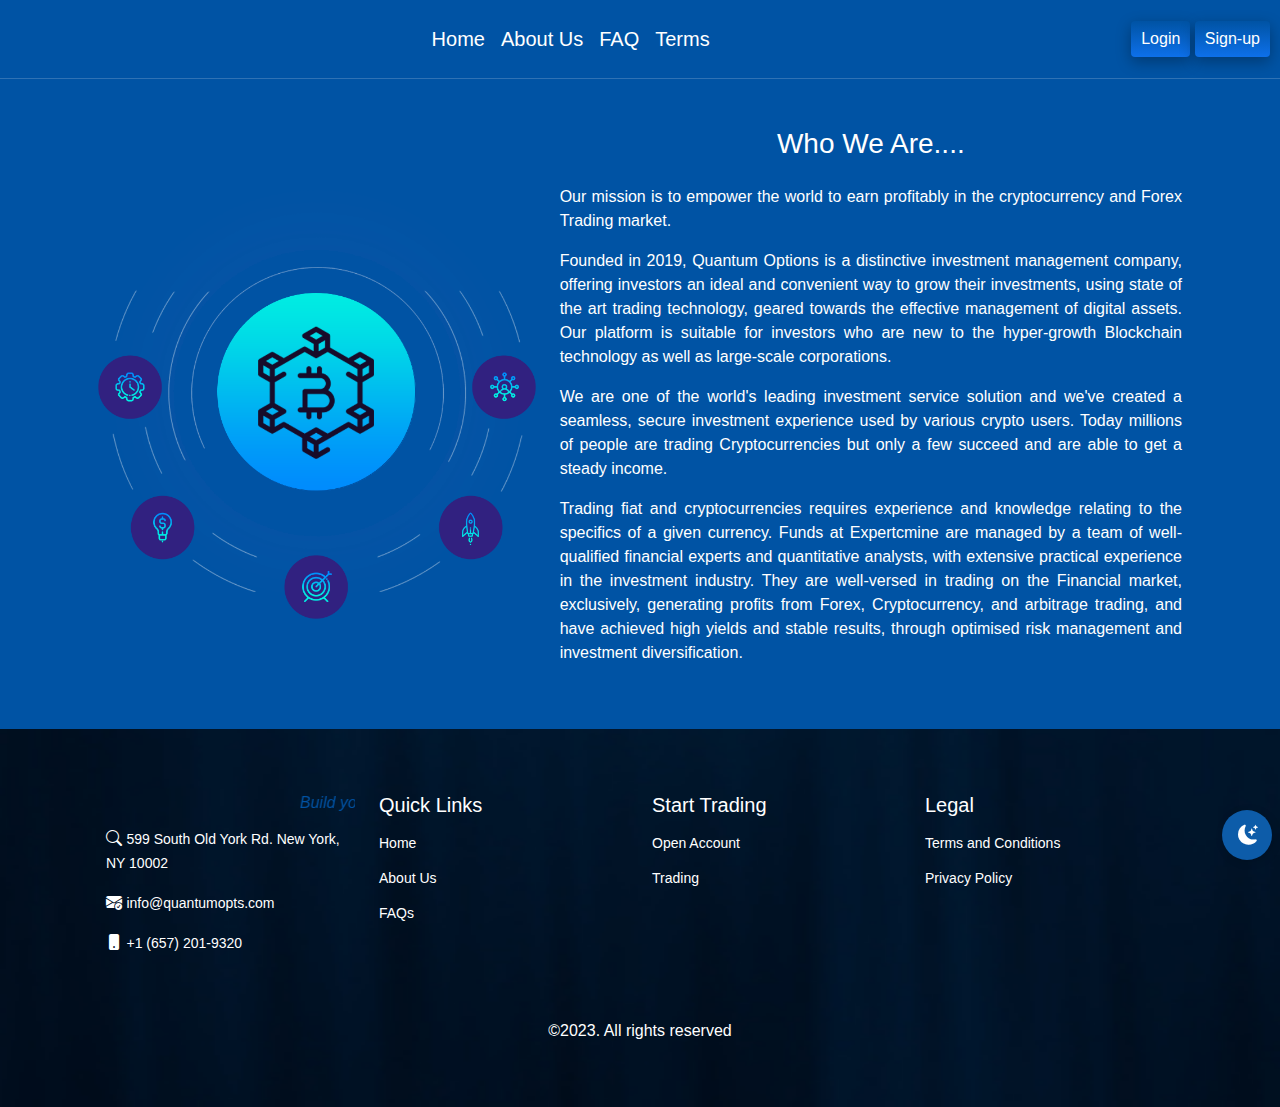
<file: Aboutus.html>
<!DOCTYPE html>
<html lang="en">
<head>
    <meta charset="UTF-8">
    <meta http-equiv="X-UA-Compatible" content="IE=edge">
    <meta name="viewport" content="width=device-width, initial-scale=1.0">
    <link rel="shortcut icon" href="./assets/img/logo-small.png" type="image/x-icon">
    <link rel="stylesheet" href="./assets/plugins/bootstrap5/css/bootstrap.min.css">
    <link rel="stylesheet" href="./assets/css/about.css">
    <link rel="stylesheet" href="./assets/css/style.css">
    <link rel="stylesheet" href="./assets/css/responsiveness.css">
    <link rel="stylesheet" href="./assets/plugins/aos/aos.css">
    <link rel="stylesheet" href="./assets/plugins/bootstrap-icons/bootstrap-icons.css">
    <link rel="stylesheet" href="./assets/plugins/carousel/css/owl.carousel.min.css">
    <link rel="stylesheet" href="./assets/plugins/carousel/css/owl.theme.default.min.css">
    <title>Bix Vested Stocks | About us</title>
</head>
<body> 
    <header>
        <nav class="navbar navbar-expand-lg navbag py-3 fixed-top border-bottom-light">
            <div class="container-fluid px-0">
              <button class="navbar-toggler custom-toggler collapsed" type="button" data-bs-toggle="collapse" data-bs-target="#navbarText" aria-controls="navbarText" aria-expanded="false" aria-label="Toggle navigation">
                <span class="navbar-toggler-icon"></span>
              </button>
              <div class="navbar-collapse collapse" id="navbarText">
                <ul class="navbar-nav me-auto mb-2 mb-lg-0 m-auto">
                  <li class="nav-item">
                    <a class="nav-link navlink" aria-current="page" href="./index.html">Home</a>
                  </li>
                  <li class="nav-item">
                    <a class="nav-link navlink" href="./Aboutus.html">About Us</a>
                  </li>
                  <li class="nav-item">
                    <a class="nav-link navlink" href="FAQ.html">FAQ</a>
                  </li>
                  <li class="nav-item">
                    <a class="nav-link navlink" href="terms.html">Terms</a>
                  </li>
                </ul>
                <div class="logs-area">
                    <a class="btn btn-primary general-btn" href="./login.html" role="button">Login</a>
                    <a class="btn btn-primary general-btn" href="./Register.html" role="button">Sign-up</a>
                </div>  
              </div>
            </div>
          </nav>
    </header>
    <div style="margin-top: 79px;"></div>
    <section class="py-5 about-sec">
        <div class="container">
            <div class="row px-3" style="align-items: center;">
                <div class="col-lg-5">
                    <div>
                        <img src="assets/img/about1.png" class="img-fluid" alt="">
                    </div>
                </div>
                <div class="col-lg-7  text-white">
                    <h3 class="text-center pb-3 fnt">Who We Are....</h3>
                    <p class="about-content fnt">Our mission is to empower the world to earn profitably in the cryptocurrency and Forex Trading market.</p>

                    <p class="about-content fnt">Founded in 2019, Quantum Options is a distinctive investment management company, offering investors an ideal and convenient way to grow their investments, using state of the art trading technology, geared towards the effective management of digital assets. Our platform is suitable for investors who are new to the hyper-growth Blockchain technology as well as large-scale corporations.</p>

                    <p class="about-content fnt">We are one of the world's leading investment service solution and we've created a seamless, secure investment experience used by various crypto users. Today millions of people are trading Cryptocurrencies but only a few succeed and are able to get a steady income.</p>

                    <p class="about-content fnt">Trading fiat and cryptocurrencies requires experience and knowledge relating to the specifics of a given currency. Funds at Expertcmine are managed by a team of well-qualified financial experts and quantitative analysts, with extensive practical experience in the investment industry. They are well-versed in trading on the Financial market, exclusively, generating profits from Forex, Cryptocurrency, and arbitrage trading, and have achieved high yields and stable results, through optimised risk management and investment diversification.</p>
                </div>
            </div>
        </div>
    </section>
      <footer class="py-5 footer-sec" style="background-image: url('assets/img/bg3.jpg');background-repeat:no-repeat;background-size:100% 100%;">
        <div class="container">
            <div class="row px-4">
                <div class="col-lg-3">
                    <div>
                        <marquee behavior="" direction=""><h6 class="mt-3"> <i> Build your future with us today....</i></h6></marquee>
                        <p>
                            <span class="basic-text">
                                <span class="bi-search"></span>
                            </span>
                            <span class="mt-4 footer-text">599 South Old York Rd. New York, NY 10002</span>
                        </p>
                        <p> 
                            <span class="basic-text">
                                <span class="bi-envelope-check-fill"></span>
                            </span>
                            <span class="mt-4 footer-text">info@quantumopts.com</span>
                        </p>
                        <p>
                            <span class="basic-text">
                                <span class="bi-phone-fill"></span>
                            </span>
                            <span class="mt-4 footer-text">+1&nbsp;(657)&nbsp;201‑9320</span>
                        </p>
                    </div>
                </div>
                <div class="col-lg-3 pl-lg-5 col-6">
                    <div class="ml-lg-5 mt-3">
                    <h5 class="foot-title">Quick Links</h5>
                    <h6 class="mt-3"><a href="index.php" class="footer-text">Home</a></h6>
                    <h6 class="mt-3"><a href="aboutus.html" class=" footer-text">About Us</a></h6>
                    <h6 class="mt-3"><a href="FAQ.html" class="footer-text">FAQs</a></h6>
                </div>
                
                </div>
                <div class="col-lg-3 pl-lg-5 col-6">
                    <div class="ml-lg-5 mt-3">
                        <h5 class="foot-title">Start Trading</h5>
                        <h6 class="mt-3 "><a href="register.php" class="footer-text">Open Account</a></h6>
                        <h6 class="mt-3 "><a href="login.php" class="footer-text">Trading</a></h6>
                    </div>
                </div>
                <div class="col-lg-3 pl-lg-5 col-12">
                    <div class="ml-lg-5 mt-3">
                        <h5 class="foot-title">Legal</h5>
                        <h6 class="mt-3 "><a href="terms.html" class="footer-text">Terms and Conditions</a></h6>
                        <h6 class="mt-3 "><a href="terms.html#qopp" class="footer-text">Privacy Policy</a></h6>
                    </div>
                </div>
            </div>
            <div class="row">
                <div class="col-lg-12">
                    <p class="text-center mt-5 text-white fnt">©2023. All rights reserved</p>
                </div>
            </div>
        </div>
    </footer>
      <div class="darkmode-btn">
        <button id="dark-mode-toggle" class="button" onclick="toggleDarkMode()">
            <span class="bell">
                <span class="bi-moon-stars-fill path"></span>
            </span>
         </button>
      </div>
<script src="./assets/plugins/carousel/js/jquery.2.3.1.min.js"></script>
<script src="./assets/js/index.js"></script>
<script src="./assets/plugins/bootstrap5/js/bootstrap.bundle.min.js"></script>
<script src="./assets/plugins/aos/aos.js"></script>
<script src="./assets/plugins/carousel/js/app.js"></script>
<script src="./assets/plugins/carousel/js/owl.carousel.min.js"></script>
<script>
    AOS.init();
</script>
</body>
</html>
</file>
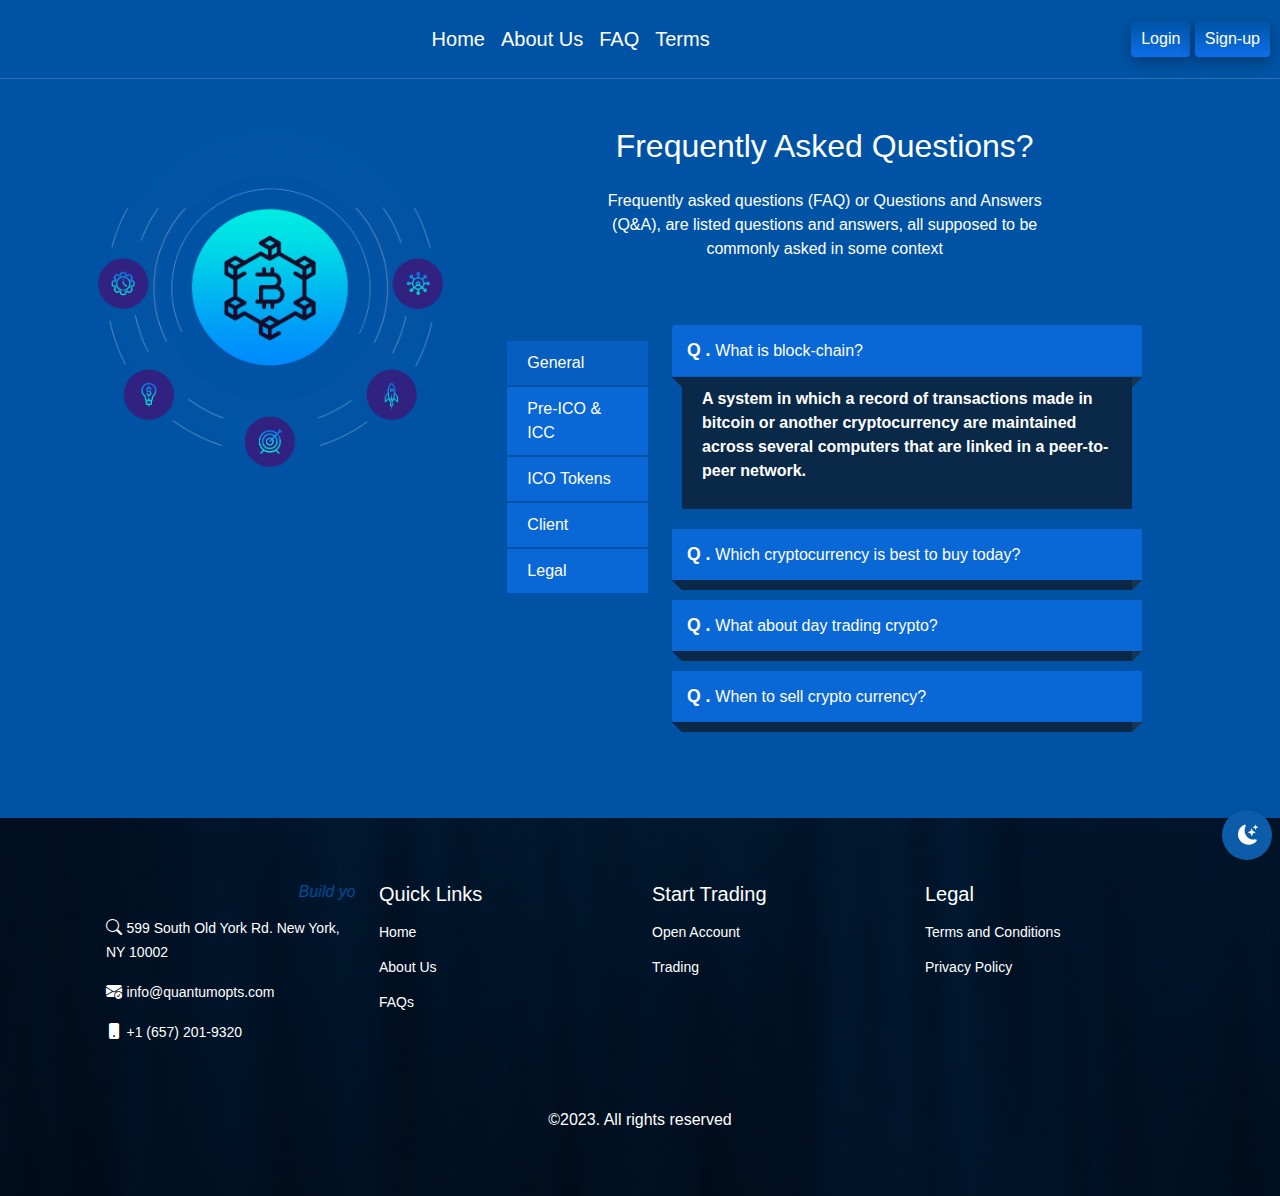
<file: FAQ.html>
<!DOCTYPE html>
<html lang="en">
<head>
    <meta charset="UTF-8">
    <meta http-equiv="X-UA-Compatible" content="IE=edge">
    <meta name="viewport" content="width=device-width, initial-scale=1.0">
    <link rel="shortcut icon" href="./assets/img/logo-small.png" type="image/x-icon">
    <link rel="stylesheet" href="./assets/plugins/bootstrap5/css/bootstrap.min.css">
    <link rel="stylesheet" href="./assets/css/faq.css">
    <link rel="stylesheet" href="./assets/css/about.css">
    <link rel="stylesheet" href="./assets/css/style.css">
    <link rel="stylesheet" href="./assets/css/responsiveness.css">
    <link rel="stylesheet" href="./assets/plugins/aos/aos.css">
    <link rel="stylesheet" href="./assets/plugins/bootstrap-icons/bootstrap-icons.css">
    <link rel="stylesheet" href="./assets/plugins/carousel/css/owl.carousel.min.css">
    <link rel="stylesheet" href="./assets/plugins/carousel/css/owl.theme.default.min.css">
    <title>Bix Vested Stocks | FAQ</title>
</head>
<body> 
    <header>
        <nav class="navbar navbar-expand-lg navbag py-3 fixed-top border-bottom-light">
            <div class="container-fluid px-0">
              <button class="navbar-toggler custom-toggler collapsed" type="button" data-bs-toggle="collapse" data-bs-target="#navbarText" aria-controls="navbarText" aria-expanded="false" aria-label="Toggle navigation">
                <span class="navbar-toggler-icon"></span>
              </button>
              <div class="navbar-collapse collapse" id="navbarText">
                <ul class="navbar-nav me-auto mb-2 mb-lg-0 m-auto">
                  <li class="nav-item">
                    <a class="nav-link navlink" aria-current="page" href="./index.html">Home</a>
                  </li>
                  <li class="nav-item">
                    <a class="nav-link navlink" href="./Aboutus.html">About Us</a>
                  </li>
                  <li class="nav-item">
                    <a class="nav-link navlink" href="FAQ.html">FAQ</a>
                  </li>
                  <li class="nav-item">
                    <a class="nav-link navlink" href="terms.html">Terms</a>
                  </li>
                </ul>
                <div class="logs-area">
                    <a class="btn btn-primary general-btn" href="./login.html" role="button">Login</a>
                    <a class="btn btn-primary general-btn" href="./Register.html" role="button">Sign-up</a>
                </div>  
              </div>
            </div>
          </nav>
    </header>
    <div style="margin-top: 79px;"></div>
    <section class="py-5 faq-sec">
        <div class="container">
            <div class="row px-3">
                <div class="col-lg-4">
                    <div class="text-center">
                        <img src="assets/img/about1.png" class="img-fluid" alt="">
                    </div>
                </div>
                <div class="col-lg-8  text-white">
                <!-- START SECTION FAQ -->
<section id="faq" class="small_pt small_pb">
    <div class="container">
        <div class="row">
            <div class="col-lg-8 col-md-12 offset-lg-2">
                <div class="title_default_light title_border text-center">
                    <div>
                  <h2 class="animation fnt">Frequently Asked Questions?</h2>
                  <p class="fnt pt-3">Frequently asked questions (FAQ) or Questions and Answers (Q&amp;A), are listed questions and answers, all supposed to be commonly asked in some context</p>
                  </div>
                </div>
              </div>
          </div>
          <div class="row small_space py-5 px-3" style="overflow-x: hidden;">
            <div class="col-lg-3 col-md-12 py-3">
                <div>
                <ul class="nav nav-pills d-block tab_s2" id="pills-tab" role="tablist">
                        <li class="nav-item animation" data-animation="fadeInUp" data-animation-delay="0.5s">
                          <a class="tab-link active toggle-button" data-toggle="tab" href="#tab1">General</a>
                        </li>
                        <li class="nav-item animation" data-animation="fadeInUp" data-animation-delay="0.6s">
                          <a class="tab-link toggle-button2" data-toggle="tab" href="#tab2">Pre-ICO &amp; ICC </a>
                        </li>
                        <li class="nav-item animation" data-animation="fadeInUp" data-animation-delay="0.7s">
                          <a class="tab-link toggle-button3" data-toggle="tab" href="#tab3">ICO Tokens</a>
                        </li>
                        <li class="nav-item animation" data-animation="fadeInUp" data-animation-delay="0.7s">
                          <a class="tab-link toggle-button4" data-toggle="tab" href="#tab4">Client</a>
                        </li>
                        <li class="nav-item animation" data-animation="fadeInUp" data-animation-delay="0.8s">
                          <a class="tab-link toggle-button5" data-toggle="tab" href="#tab5">Legal</a>
                        </li>
                      </ul>
                      </div>
              </div>
            <div class="col-lg-9 col-md-12">
              <div class="accordion form-area" id="accordionExample">
                <div class="accordion-item">
                  <h2 class="accordion-header" id="headingOne">
                    <button class="accordion-button" type="button" data-bs-toggle="collapse" data-bs-target="#collapseOne" aria-expanded="true" aria-controls="collapseOne">
                        <span class="Q">Q . </span><span class="question-title">What is block-chain?</span>
                        <ins></ins>
                    </button>
                  </h2>
                  <div id="collapseOne" class="accordion-collapse collapse show" aria-labelledby="headingOne" data-bs-parent="#accordionExample">
                    <div class="accordion-body">
                      <p>A system in which a record of transactions made in bitcoin or another cryptocurrency are maintained across several computers that are linked in a peer-to-peer network.</p>
                    </div>
                  </div>
                </div>
                <div class="accordion-item">
                  <h2 class="accordion-header" id="headingTwo">
                    <button class="accordion-button collapsed" type="button" data-bs-toggle="collapse" data-bs-target="#collapseTwo" aria-expanded="false" aria-controls="collapseTwo">
                      <span class="Q">Q . </span><span class="question-title">Which cryptocurrency is best to buy today?</span>
                      <ins></ins>
                    </button>
                  </h2>
                  <div id="collapseTwo" class="accordion-collapse collapse" aria-labelledby="headingTwo" data-bs-parent="#accordionExample">
                    <div class="accordion-body">
                      <p>The cryptocurrency that we are willing to hold onto even if it decreases is the ideal one to purchase. For instance, I have enough faith in Steem to hold onto it even if the price drops by 99% and would begin purchasing more of it.</p>
                    </div>
                  </div>
                </div>
                <div class="accordion-item">
                  <h2 class="accordion-header" id="headingThree">
                    <button class="accordion-button collapsed" type="button" data-bs-toggle="collapse" data-bs-target="#collapseThree" aria-expanded="false" aria-controls="collapseThree">
                      <span class="Q">Q . </span><span class="question-title">What about day trading crypto?</span>
                      <ins></ins>
                    </button>
                  </h2>
                  <div id="collapseThree" class="accordion-collapse collapse" aria-labelledby="headingThree" data-bs-parent="#accordionExample">
                    <div class="accordion-body">
                      <p>While profits are possible trading cryptocurrencies, so are losses. My first year involved me spending hundreds of hours trading Bitcoin with a result of losing over $5,000 with nothing to show for it. Simply trading digital currencies is very similar to gambling because no one really knows what is going to happen next although anyone can guess! While I was lucky to do nothing expect lose money when I started, the worst thing that can happen is to get lucky right away and get a big ego about what an amazing cryptocurrency trader we are.</p>
                    </div>
                  </div>
                </div>
                <div class="accordion-item">
                  <h2 class="accordion-header" id="headingfour">
                    <button class="accordion-button collapsed text-white" type="button" data-bs-toggle="collapse" data-bs-target="#collapsefour" aria-expanded="false" aria-controls="collapsefour">
                      <span class="Q">Q . </span><span class="question-title">When to sell crypto currency?</span>
                      <ins></ins>
                    </button>
                  </h2>
                  <div id="collapsefour" class="accordion-collapse collapse" aria-labelledby="headingfour" data-bs-parent="#accordionExample">
                    <div class="accordion-body">
                      <p>Before Steem I was all in an another altcoin and really excited about it. When I first bought the price was low and made payments to me every week just for holding it. As I tried to participate in the community over the next several months, I was consistently met with a mix of excitement and hostility. When I began talking openly about this, the negative emotions won over in the community and in me. Originally I had invested and been happy to hold no matter what the price which quickly went up after I bought it.</p>
                    </div>
                  </div>
                </div>
              </div>
              </div>
          </div>
      </div>
  </section>
  <!-- END SECTION FAQ -->
                </div>
            </div>
        </div>
    </section>
    <!-- <button class="toggle-button">first</button>
    <button class="form-area"> second</button> -->

      <footer class="py-5 footer-sec" style="background-image: url('assets/img/bg3.jpg');background-repeat:no-repeat;background-size:100% 100%;">
        <div class="container">
            <div class="row px-4">
                <div class="col-lg-3">
                    <div>
                        <marquee behavior="" direction=""><h6 class="mt-3"> <i> Build your future with us today....</i></h6></marquee>
                        <p>
                            <span class="basic-text">
                                <span class="bi-search"></span>
                            </span>
                            <span class="mt-4 footer-text">599 South Old York Rd. New York, NY 10002</span>
                        </p>
                        <p> 
                            <span class="basic-text">
                                <span class="bi-envelope-check-fill"></span>
                            </span>
                            <span class="mt-4 footer-text">info@quantumopts.com</span>
                        </p>
                        <p>
                            <span class="basic-text">
                                <span class="bi-phone-fill"></span>
                            </span>
                            <span class="mt-4 footer-text">+1&nbsp;(657)&nbsp;201‑9320</span>
                        </p>
                    </div>
                </div>
                <div class="col-lg-3 pl-lg-5 col-6">
                    <div class="ml-lg-5 mt-3">
                    <h5 class="foot-title">Quick Links</h5>
                    <h6 class="mt-3"><a href="index.php" class="footer-text">Home</a></h6>
                    <h6 class="mt-3"><a href="aboutus.html" class=" footer-text">About Us</a></h6>
                    <h6 class="mt-3"><a href="FAQ.html" class="footer-text">FAQs</a></h6>
                </div>
                
                </div>
                <div class="col-lg-3 pl-lg-5 col-6">
                    <div class="ml-lg-5 mt-3">
                        <h5 class="foot-title">Start Trading</h5>
                        <h6 class="mt-3 "><a href="register.php" class="footer-text">Open Account</a></h6>
                        <h6 class="mt-3 "><a href="login.php" class="footer-text">Trading</a></h6>
                    </div>
                </div>
                <div class="col-lg-3 pl-lg-5 col-12">
                    <div class="ml-lg-5 mt-3">
                        <h5 class="foot-title">Legal</h5>
                        <h6 class="mt-3 "><a href="terms.html" class="footer-text">Terms and Conditions</a></h6>
                        <h6 class="mt-3 "><a href="terms.html" class="footer-text">Privacy Policy</a></h6>
                    </div>
                </div>
            </div>
            <div class="row">
                <div class="col-lg-12">
                    <p class="text-center mt-5 text-white fnt">©2023. All rights reserved</p>
                </div>
            </div>
        </div>
    </footer>
      <div class="darkmode-btn">
        <button id="dark-mode-toggle" class="button" onclick="toggleDarkMode()">
            <span class="bell">
                <span class="bi-moon-stars-fill path"></span>
            </span>
         </button>
      </div>
<script src="./assets/plugins/carousel/js/jquery.2.3.1.min.js"></script>
<script src="./assets/js/index.js"></script>
<script src="./assets/plugins/bootstrap5/js/bootstrap.bundle.min.js"></script>
<script src="./assets/plugins/aos/aos.js"></script>
<script src="./assets/plugins/carousel/js/app.js"></script>
<script src="./assets/plugins/carousel/js/owl.carousel.min.js"></script>
<script>
    AOS.init();
</script>
</body>
</html>
</file>
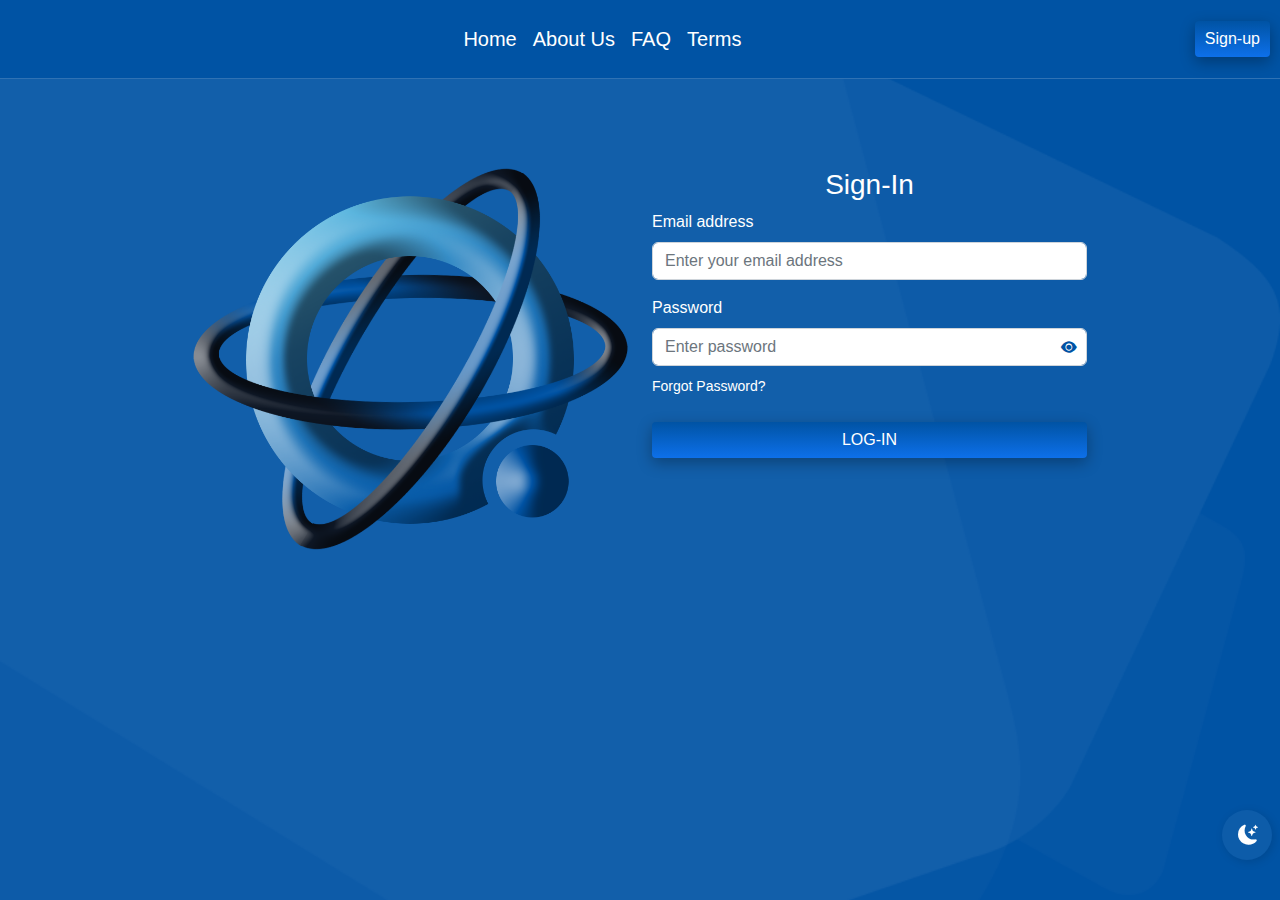
<file: login.html>
<!DOCTYPE html>
<html lang="en">
<head>
    <meta charset="UTF-8">
    <meta http-equiv="X-UA-Compatible" content="IE=edge">
    <meta name="viewport" content="width=device-width, initial-scale=1.0">
    <link rel="shortcut icon" href="./assets/img/logo-small.png" type="image/x-icon">
    <link rel="stylesheet" href="./assets/plugins/bootstrap5/css/bootstrap.min.css">
    <link rel="stylesheet" href="./assets/css/login.css">
    <link rel="stylesheet" href="./assets/css/faq.css">
    <link rel="stylesheet" href="./assets/css/about.css">
    <link rel="stylesheet" href="./assets/css/style.css">
    <link rel="stylesheet" href="./assets/css/responsiveness.css">
    <link rel="stylesheet" href="./assets/plugins/aos/aos.css">
    <link rel="stylesheet" href="./assets/plugins/bootstrap-icons/bootstrap-icons.css">
    <link rel="stylesheet" href="./assets/plugins/carousel/css/owl.carousel.min.css">
    <link rel="stylesheet" href="./assets/plugins/carousel/css/owl.theme.default.min.css">
    <title>Bix Vested Stocks | Login</title>
</head>
<body> 
    <header>
        <nav class="navbar navbar-expand-lg navbag py-3 fixed-top border-bottom-light">
            <div class="container-fluid px-0">
              <button class="navbar-toggler custom-toggler collapsed" type="button" data-bs-toggle="collapse" data-bs-target="#navbarText" aria-controls="navbarText" aria-expanded="false" aria-label="Toggle navigation">
                <span class="navbar-toggler-icon"></span>
              </button>
              <div class="navbar-collapse collapse" id="navbarText">
                <ul class="navbar-nav me-auto mb-2 mb-lg-0 m-auto">
                  <li class="nav-item">
                    <a class="nav-link navlink" aria-current="page" href="./index.html">Home</a>
                  </li>
                  <li class="nav-item">
                    <a class="nav-link navlink" href="./Aboutus.html">About Us</a>
                  </li>
                  <li class="nav-item">
                    <a class="nav-link navlink" href="FAQ.html">FAQ</a>
                  </li>
                  <li class="nav-item">
                    <a class="nav-link navlink" href="terms.html">Terms</a>
                  </li>
                </ul>
                <div class="logs-area">
                    <a class="btn btn-primary general-btn" href="./Register.html" role="button">Sign-up</a>
                </div>  
              </div>
            </div>
          </nav>
    </header>
    <section class=" login-sec">
        <div class="container pt-5">
            <div class="row justify-content-center">
                <div class="col-lg-10 text-white">
                    <div class="row px-3">
                        <div class="col-lg-6">
                            <img src="./assets/img/logo-small.png" alt="" style="display: flex; width: 100%; margin: 0 auto;">
                        </div>
                        <div class="col-lg-6">
                            <div>
                                <h3 class="text-center fnt">Sign-In</h3>
                                <form method="post">
                                    <div class="mb-3 fnt">
                                      <label for="exampleInputEmail1" class="form-label fnt">Email address</label>
                                      <input type="email" name="email" class="form-control" id="exampleInputEmail1" aria-describedby="emailHelp" placeholder="Enter your email address">
                                    </div>
                                    <div class="mb-3 fnt" style="position: relative;">
                                      <label for="exampleInputPassword1" class="form-label fnt">Password</label>
                                      <input type="password" class="form-control typepasss" id="exampleInputPassword1" placeholder="Enter password" name="password">
                                      <div class="mt-2"> 
                                      <small>
                                           <a href="#" class="base--color2 fnt">Forgot Password?</a> 
                                      </small>
                                    </div>
                                      <div class="password-eye">
                                        <p class="bi-eye-fill icon2" onclick="Toggle(this)"></p>
                                      </div>
                                    </div>
                                      <div class="my-4">
                                          
                                    <button type="submit" class="general-btn w-100">LOG-IN</button>
                                </div>
                                  </form>
                            </div>
                        </div>
                    </div>
                </div>
            </div>
        </div>
      </section>
    <div style="margin-top: 79px;"></div>
      <div class="darkmode-btn">
        <button id="dark-mode-toggle" class="button" onclick="toggleDarkMode()">
            <span class="bell">
                <span class="bi-moon-stars-fill path"></span>
            </span>
         </button>
      </div>
<script src="./assets/plugins/carousel/js/jquery.2.3.1.min.js"></script>
<script src="./assets/js/index.js"></script>
<script src="./assets/plugins/bootstrap5/js/bootstrap.bundle.min.js"></script>
<script src="./assets/plugins/aos/aos.js"></script>
<script src="./assets/plugins/carousel/js/app.js"></script>
<script src="./assets/plugins/carousel/js/owl.carousel.min.js"></script>
<script>
    AOS.init();
</script>
</body>
</html>
</file>
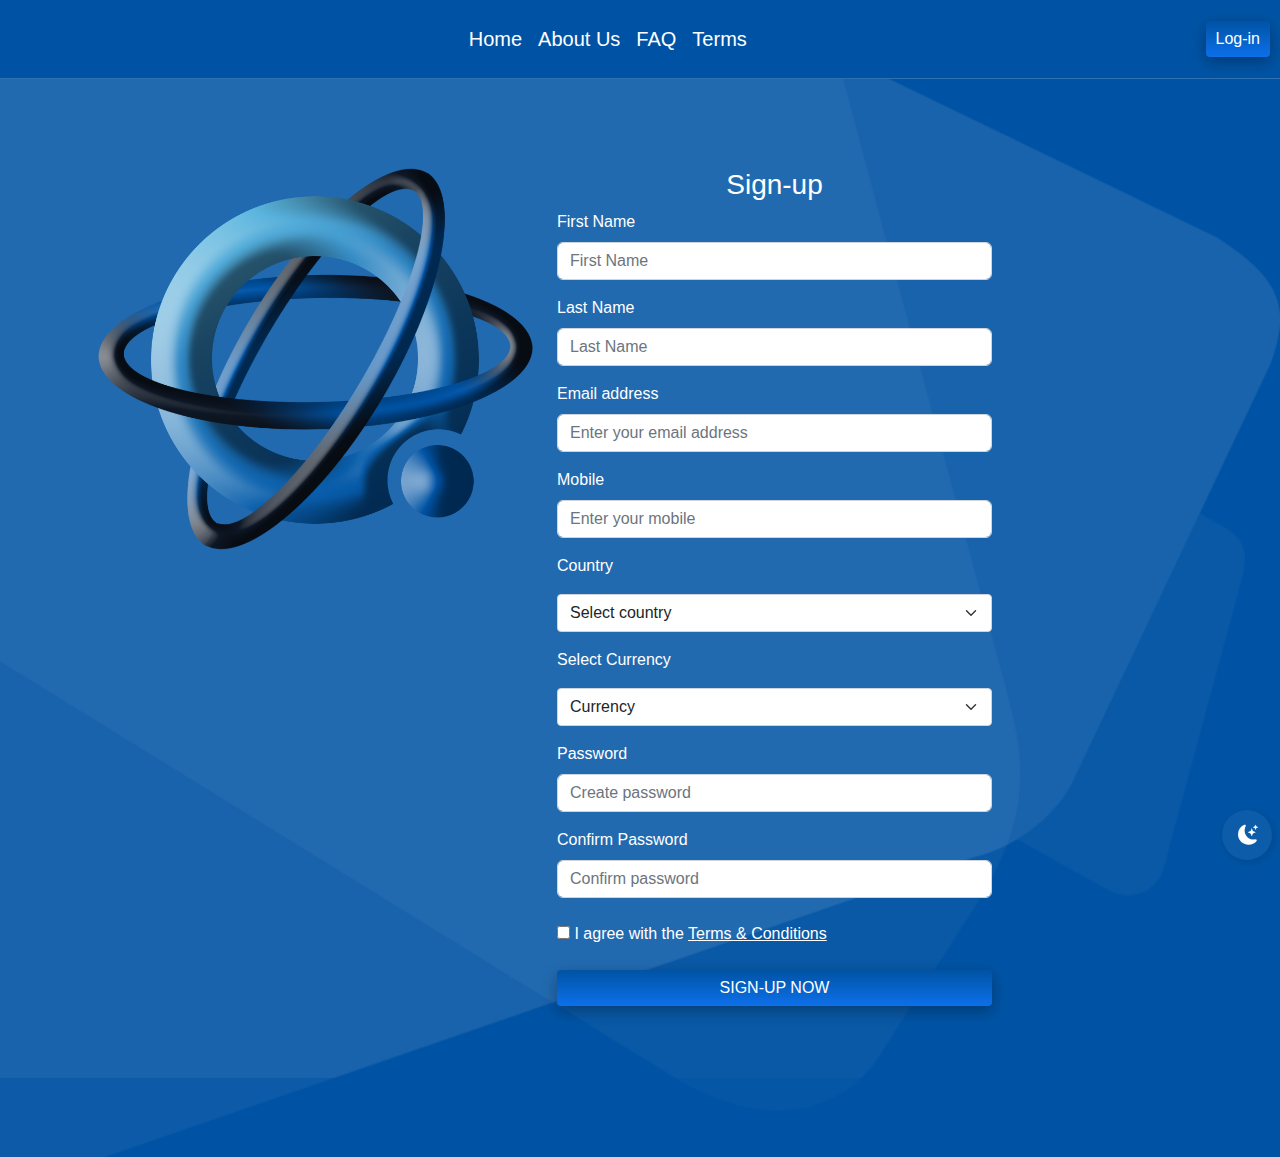
<file: Register.html>
<!DOCTYPE html>
<html lang="en">
<head>
    <meta charset="UTF-8">
    <meta http-equiv="X-UA-Compatible" content="IE=edge">
    <meta name="viewport" content="width=device-width, initial-scale=1.0">
    <link rel="shortcut icon" href="./assets/img/logo-small.png" type="image/x-icon">
    <link rel="stylesheet" href="./assets/plugins/bootstrap5/css/bootstrap.min.css">
    <link rel="stylesheet" href="./assets/css/login.css">
    <link rel="stylesheet" href="./assets/css/faq.css">
    <link rel="stylesheet" href="./assets/css/about.css">
    <link rel="stylesheet" href="./assets/css/style.css">
    <link rel="stylesheet" href="./assets/css/responsiveness.css">
    <link rel="stylesheet" href="./assets/plugins/aos/aos.css">
    <link rel="stylesheet" href="./assets/plugins/bootstrap-icons/bootstrap-icons.css">
    <link rel="stylesheet" href="./assets/plugins/carousel/css/owl.carousel.min.css">
    <link rel="stylesheet" href="./assets/plugins/carousel/css/owl.theme.default.min.css">
    <title>Bix Vested Stocks | Sign-up </title>
</head>
<body> 
    <header>
        <nav class="navbar navbar-expand-lg navbag py-3 fixed-top border-bottom-light">
            <div class="container-fluid px-0">
              <button class="navbar-toggler custom-toggler collapsed" type="button" data-bs-toggle="collapse" data-bs-target="#navbarText" aria-controls="navbarText" aria-expanded="false" aria-label="Toggle navigation">
                <span class="navbar-toggler-icon"></span>
              </button>
              <div class="navbar-collapse collapse" id="navbarText">
                <ul class="navbar-nav me-auto mb-2 mb-lg-0 m-auto">
                  <li class="nav-item">
                    <a class="nav-link navlink" aria-current="page" href="./index.html">Home</a>
                  </li>
                  <li class="nav-item">
                    <a class="nav-link navlink" href="./Aboutus.html">About Us</a>
                  </li>
                  <li class="nav-item">
                    <a class="nav-link navlink" href="FAQ.html">FAQ</a>
                  </li>
                  <li class="nav-item">
                    <a class="nav-link navlink" href="terms.html">Terms</a>
                  </li>
                </ul>
                <div class="logs-area">
                    <a class="btn btn-primary general-btn" href="./login.html" role="button">Log-in</a>
                </div>  
              </div>
            </div>
          </nav>
    </header>
    <section class="py-5 login-sec" style="background-image: url('./assets/img/header-overlay.png'); background-size: 100%;">
        <div class="container">
            <div class="row">
                <div class="col-lg-10 text-white">
                    <div class="row px-3">
                        <div class="col-lg-6">
                            <img src="./assets/img/logo-small.png" alt="" style="display: flex; width: 100%; margin: 0 auto;">
                        </div>
                        <div class="col-lg-6">
                            <div>
                                <h3 class="text-center fnt">Sign-up</h3>
                                <form action="" method="post">
                                    <div class="mb-3 fnt">
                                        <label for="exampleInputEmail1" class="form-label fnt">First Name</label>
                                        <input type="text" name="firstname" class="form-control" id="exampleInputEmail1" aria-describedby="emailHelp" placeholder="First Name" required="">
                                      </div>
                                      <div class="mb-3 fnt">
                                        <label for="exampleInputEmail1" class="form-label fnt">Last Name</label>
                                        <input type="text" name="lastname" class="form-control" id="exampleInputEmail1" aria-describedby="emailHelp" placeholder="Last Name" required="">
                                      </div>
                                      <div class="mb-3 fnt">
                                      <label for="exampleInputEmail1" class="form-label fnt">Email address</label>
                                      <input type="email" name="email" class="form-control" aria-describedby="emailHelp" placeholder="Enter your email address" required="">
                                    </div>
                                    <div class="mb-3 fnt">
                                        <label for="exampleInputEmail1" class="form-label fnt">Mobile</label>
                                        <input type="tel" class="form-control" name="phone" aria-describedby="emailHelp" placeholder="Enter your mobile" required="">
                                      </div>
                                      <div class="mb-3 fnt">
                                        <label class="mb-3 fnt">Country</label>
                                      <select class="form-select" name="country" aria-label="Default select example" required="">
                                        <option value="">Select country</option>
                                        <option value="Afghanistan">Afghanistan</option>
                                        <option value="Albania">Albania</option>
                                        <option value="Algeria">Algeria</option>
                                        <option value="American Samoa">American Samoa</option>
                                        <option value="Andorra">Andorra</option>
                                        <option value="Angola">Angola</option>
                                        <option value="Anguilla">Anguilla</option>
                                        <option value="Antarctica">Antarctica</option>
                                        <option value="Antigua and Barbuda">Antigua and Barbuda</option>
                                        <option value="Argentina">Argentina</option>
                                        <option value="Armenia">Armenia</option>
                                        <option value="Aruba">Aruba</option>
                                        <option value="Australia">Australia</option>
                                        <option value="Austria">Austria</option>
                                        <option value="Azerbaijan">Azerbaijan</option>
                                        <option value="Bahamas">Bahamas</option>
                                        <option value="Bahrain">Bahrain</option>
                                        <option value="Bangladesh">Bangladesh</option>
                                        <option value="Barbados">Barbados</option>
                                        <option value="Belarus">Belarus</option>
                                        <option value="Belgium">Belgium</option>
                                        <option value="Belize">Belize</option>
                                        <option value="Benin">Benin</option>
                                        <option value="Bermuda">Bermuda</option>
                                        <option value="Bhutan">Bhutan</option>
                                        <option value="Bolivia">Bolivia</option>
                                        <option value="Bosnia and Herzegowina">Bosnia and Herzegowina</option>
                                        <option value="Botswana">Botswana</option>
                                        <option value="Bouvet Island">Bouvet Island</option>
                                        <option value="Brazil">Brazil</option>
                                        <option value="British Indian Ocean Territory">British Indian Ocean Territory</option>
                                        <option value="Brunei Darussalam">Brunei Darussalam</option>
                                        <option value="Bulgaria">Bulgaria</option>
                                        <option value="Burkina Faso">Burkina Faso</option>
                                        <option value="Burundi">Burundi</option>
                                        <option value="Cambodia">Cambodia</option>
                                        <option value="Cameroon">Cameroon</option>
                                        <option value="Canada">Canada</option>
                                        <option value="Cape Verde">Cape Verde</option>
                                        <option value="Cayman Islands">Cayman Islands</option>
                                        <option value="Central African Republic">Central African Republic</option>
                                        <option value="Chad">Chad</option>
                                        <option value="Chile">Chile</option>
                                        <option value="China">China</option>
                                        <option value="Christmas Island">Christmas Island</option>
                                        <option value="Cocos (Keeling) Islands">Cocos (Keeling) Islands</option>
                                        <option value="Colombia">Colombia</option>
                                        <option value="Comoros">Comoros</option>
                                        <option value="Congo">Congo</option>
                                        <option value="Congo, the Democratic Republic of the">Congo, the Democratic Republic of the</option>
                                        <option value="Cook Islands">Cook Islands</option>
                                        <option value="Costa Rica">Costa Rica</option>
                                        <option value="Cote d'Ivoire">Cote d'Ivoire</option>
                                        <option value="Croatia (Hrvatska)">Croatia (Hrvatska)</option>
                                        <option value="Cuba">Cuba</option>
                                        <option value="Cyprus">Cyprus</option>
                                        <option value="Czech Republic">Czech Republic</option>
                                        <option value="Denmark">Denmark</option>
                                        <option value="Djibouti">Djibouti</option>
                                        <option value="Dominica">Dominica</option>
                                        <option value="Dominican Republic">Dominican Republic</option>
                                        <option value="East Timor">East Timor</option>
                                        <option value="Ecuador">Ecuador</option>
                                        <option value="Egypt">Egypt</option>
                                        <option value="El Salvador">El Salvador</option>
                                        <option value="Equatorial Guinea">Equatorial Guinea</option>
                                        <option value="Eritrea">Eritrea</option>
                                        <option value="Estonia">Estonia</option>
                                        <option value="Ethiopia">Ethiopia</option>
                                        <option value="Falkland Islands (Malvinas)">Falkland Islands (Malvinas)</option>
                                        <option value="Faroe Islands">Faroe Islands</option>
                                        <option value="Fiji">Fiji</option>
                                        <option value="Finland">Finland</option>
                                        <option value="France">France</option>
                                        <option value="France Metropolitan">France Metropolitan</option>
                                        <option value="French Guiana">French Guiana</option>
                                        <option value="French Polynesia">French Polynesia</option>
                                        <option value="French Southern Territories">French Southern Territories</option>
                                        <option value="Gabon">Gabon</option>
                                        <option value="Gambia">Gambia</option>
                                        <option value="Georgia">Georgia</option>
                                        <option value="Germany">Germany</option>
                                        <option value="Ghana">Ghana</option>
                                        <option value="Gibraltar">Gibraltar</option>
                                        <option value="Greece">Greece</option>
                                        <option value="Greenland">Greenland</option>
                                        <option value="Grenada">Grenada</option>
                                        <option value="Guadeloupe">Guadeloupe</option>
                                        <option value="Guam">Guam</option>
                                        <option value="Guatemala">Guatemala</option>
                                        <option value="Guinea">Guinea</option>
                                        <option value="Guinea-Bissau">Guinea-Bissau</option>
                                        <option value="Guyana">Guyana</option>
                                        <option value="Haiti">Haiti</option>
                                        <option value="Heard and Mc Donald Islands">Heard and Mc Donald Islands</option>
                                        <option value="Holy See (Vatican City State)">Holy See (Vatican City State)</option>
                                        <option value="Honduras">Honduras</option>
                                        <option value="Hong Kong">Hong Kong</option>
                                        <option value="Hungary">Hungary</option>
                                        <option value="Iceland">Iceland</option>
                                        <option value="India">India</option>
                                        <option value="Indonesia">Indonesia</option>
                                        <option value="Iran (Islamic Republic of)">Iran (Islamic Republic of)</option>
                                        <option value="Iraq">Iraq</option>
                                        <option value="Ireland">Ireland</option>
                                        <option value="Israel">Israel</option>
                                        <option value="Italy">Italy</option>
                                        <option value="Jamaica">Jamaica</option>
                                        <option value="Japan">Japan</option>
                                        <option value="Jordan">Jordan</option>
                                        <option value="Kazakhstan">Kazakhstan</option>
                                        <option value="Kenya">Kenya</option>
                                        <option value="Kiribati">Kiribati</option>
                                        <option value="Korea, Democratic People's Republic of">Korea, Democratic People's Republic of</option>
                                        <option value="Korea, Republic of">Korea, Republic of</option>
                                        <option value="Kuwait">Kuwait</option>
                                        <option value="Kyrgyzstan">Kyrgyzstan</option>
                                        <option value="Lao, People's Democratic Republic">Lao, People's Democratic Republic</option>
                                        <option value="Latvia">Latvia</option>
                                        <option value="Lebanon">Lebanon</option>
                                        <option value="Lesotho">Lesotho</option>
                                        <option value="Liberia">Liberia</option>
                                        <option value="Libyan Arab Jamahiriya">Libyan Arab Jamahiriya</option>
                                        <option value="Liechtenstein">Liechtenstein</option>
                                        <option value="Lithuania">Lithuania</option>
                                        <option value="Luxembourg">Luxembourg</option>
                                        <option value="Macau">Macau</option>
                                        <option value="Macedonia, The Former Yugoslav Republic of">Macedonia, The Former Yugoslav Republic of</option>
                                        <option value="Madagascar">Madagascar</option>
                                        <option value="Malawi">Malawi</option>
                                        <option value="Malaysia">Malaysia</option>
                                        <option value="Maldives">Maldives</option>
                                        <option value="Mali">Mali</option>
                                        <option value="Malta">Malta</option>
                                        <option value="Marshall Islands">Marshall Islands</option>
                                        <option value="Martinique">Martinique</option>
                                        <option value="Mauritania">Mauritania</option>
                                        <option value="Mauritius">Mauritius</option>
                                        <option value="Mayotte">Mayotte</option>
                                        <option value="Mexico">Mexico</option>
                                        <option value="Micronesia, Federated States of">Micronesia, Federated States of</option>
                                        <option value="Moldova, Republic of">Moldova, Republic of</option>
                                        <option value="Monaco">Monaco</option>
                                        <option value="Mongolia">Mongolia</option>
                                        <option value="Montserrat">Montserrat</option>
                                        <option value="Morocco">Morocco</option>
                                        <option value="Mozambique">Mozambique</option>
                                        <option value="Myanmar">Myanmar</option>
                                        <option value="Namibia">Namibia</option>
                                        <option value="Nauru">Nauru</option>
                                        <option value="Nepal">Nepal</option>
                                        <option value="Netherlands">Netherlands</option>
                                        <option value="Netherlands Antilles">Netherlands Antilles</option>
                                        <option value="New Caledonia">New Caledonia</option>
                                        <option value="New Zealand">New Zealand</option>
                                        <option value="Nicaragua">Nicaragua</option>
                                        <option value="Niger">Niger</option>
                                        <option value="Nigeria">Nigeria</option>
                                        <option value="Niue">Niue</option>
                                        <option value="Norfolk Island">Norfolk Island</option>
                                        <option value="Northern Mariana Islands">Northern Mariana Islands</option>
                                        <option value="Norway">Norway</option>
                                        <option value="Oman">Oman</option>
                                        <option value="Pakistan">Pakistan</option>
                                        <option value="Palau">Palau</option>
                                        <option value="Panama">Panama</option>
                                        <option value="Papua New Guinea">Papua New Guinea</option>
                                        <option value="Paraguay">Paraguay</option>
                                        <option value="Peru">Peru</option>
                                        <option value="Philippines">Philippines</option>
                                        <option value="Pitcairn">Pitcairn</option>
                                        <option value="Poland">Poland</option>
                                        <option value="Portugal">Portugal</option>
                                        <option value="Puerto Rico">Puerto Rico</option>
                                        <option value="Qatar">Qatar</option>
                                        <option value="Reunion">Reunion</option>
                                        <option value="Romania">Romania</option>
                                        <option value="Russian Federation">Russian Federation</option>
                                        <option value="Rwanda">Rwanda</option>
                                        <option value="Saint Kitts and Nevis">Saint Kitts and Nevis</option>
                                        <option value="Saint Lucia">Saint Lucia</option>
                                        <option value="Saint Vincent and the Grenadines">Saint Vincent and the Grenadines</option>
                                        <option value="Samoa">Samoa</option>
                                        <option value="San Marino">San Marino</option>
                                        <option value="Sao Tome and Principe">Sao Tome and Principe</option>
                                        <option value="Saudi Arabia">Saudi Arabia</option>
                                        <option value="Senegal">Senegal</option>
                                        <option value="Seychelles">Seychelles</option>
                                        <option value="Sierra Leone">Sierra Leone</option>
                                        <option value="Singapore">Singapore</option>
                                        <option value="Slovakia (Slovak Republic)">Slovakia (Slovak Republic)</option>
                                        <option value="Slovenia">Slovenia</option>
                                        <option value="Solomon Islands">Solomon Islands</option>
                                        <option value="Somalia">Somalia</option>
                                        <option value="South Africa">South Africa</option>
                                        <option value="South Georgia and the South Sandwich Islands">South Georgia and the South Sandwich Islands</option>
                                        <option value="Spain">Spain</option>
                                        <option value="Sri Lanka">Sri Lanka</option>
                                        <option value="St. Helena">St. Helena</option>
                                        <option value="St. Pierre and Miquelon">St. Pierre and Miquelon</option>
                                        <option value="Sudan">Sudan</option>
                                        <option value="Suriname">Suriname</option>
                                        <option value="Svalbard and Jan Mayen Islands">Svalbard and Jan Mayen Islands</option>
                                        <option value="Swaziland">Swaziland</option>
                                        <option value="Sweden">Sweden</option>
                                        <option value="Switzerland">Switzerland</option>
                                        <option value="Syrian Arab Republic">Syrian Arab Republic</option>
                                        <option value="Taiwan, Province of China">Taiwan, Province of China</option>
                                        <option value="Tajikistan">Tajikistan</option>
                                        <option value="Tanzania, United Republic of">Tanzania, United Republic of</option>
                                        <option value="Thailand">Thailand</option>
                                        <option value="Togo">Togo</option>
                                        <option value="Tokelau">Tokelau</option>
                                        <option value="Tonga">Tonga</option>
                                        <option value="Trinidad and Tobago">Trinidad and Tobago</option>
                                        <option value="Tunisia">Tunisia</option>
                                        <option value="Turkey">Turkey</option>
                                        <option value="Turkmenistan">Turkmenistan</option>
                                        <option value="Turks and Caicos Islands">Turks and Caicos Islands</option>
                                        <option value="Tuvalu">Tuvalu</option>
                                        <option value="Uganda">Uganda</option>
                                        <option value="Ukraine">Ukraine</option>
                                        <option value="United Arab Emirates">United Arab Emirates</option>
                                        <option value="United Kingdom">United Kingdom</option>
                                        <option value="United States">United States</option>
                                        <option value="United States Minor Outlying Islands">United States Minor Outlying Islands</option>
                                        <option value="Uruguay">Uruguay</option>
                                        <option value="Uzbekistan">Uzbekistan</option>
                                        <option value="Vanuatu">Vanuatu</option>
                                        <option value="Venezuela">Venezuela</option>
                                        <option value="Vietnam">Vietnam</option>
                                        <option value="Virgin Islands (British)">Virgin Islands (British)</option>
                                        <option value="Virgin Islands (U.S.)">Virgin Islands (U.S.)</option>
                                        <option value="Wallis and Futuna Islands">Wallis and Futuna Islands</option>
                                        <option value="Western Sahara">Western Sahara</option>
                                        <option value="Yemen">Yemen</option>
                                        <option value="Yugoslavia">Yugoslavia</option>
                                        <option value="Zambia">Zambia</option>
                                        <option value="Zimbabwe">Zimbabwe</option>
                                                    </select>
                                    </div>
                                    <div class="mb-3 fnt">
                                      <label class="mb-3 fnt">Select Currency</label>
                                      <select class="form-select" name="plan" aria-label="Default select example" required="">
                                        <option selected="" value="">Currency</option>
                                        <option value="usd">USD</option>
                                        <option value="rand">RAND</option>
                                        <option value="euro">EURO</option>
                                        <option value="pounds">POUND STERLING</option>
                                      </select>
                                    </div>
                                    <div class="mb-3 fnt" style="position: relative;">
                                      <label for="exampleInputPassword1" class="form-label fnt">Password</label>
                                      <input type="password" name="password" class="form-control typepasss" id="password" placeholder="Create password" required="">
                                      <div style="position: absolute; top:40px;right: 10px;">
                                        <i class="fa fa-eye icon2" onclick="Toggle(this)"></i>
                                      </div>
                                    </div>
                                    <div class="mb-3 fnt" style="position: relative;">
                                        <label for="exampleInputPassword1" class="form-label fnt">Confirm Password</label>
                                        <input type="password" class="form-control typepasss" id="cpassword" placeholder="Confirm password">
                                        <div style="position: absolute; top:40px;right: 10px;">
                                            <i class="fa fa-eye icon2" onclick="Toggle(this)"></i>
                                          </div>
                                      </div>
                                      <div class="form-row my-4">
                                        <div class="col-md-12">
                                          <input type="checkbox" name="terms" required="">
                                          <span class="f-size-14 ml-2">I agree with the
                                            <a class="base--color2" href="terms.html">
                                             <u> Terms &amp;  Conditions</u></a>
                                          </span>
                                        </div>
                                      </div>
                                      <div class="my-4">
                                          
                                    <button type="submit" class="general-btn w-100">SIGN-UP NOW</button>
                                </div>
                                  </form>
                            </div>
                        </div>
                    </div>
                </div>
            </div>
        </div>
      </section>
    <div style="margin-top: 79px;"></div>
      <div class="darkmode-btn">
        <button id="dark-mode-toggle" class="button" onclick="toggleDarkMode()">
            <span class="bell">
                <span class="bi-moon-stars-fill path"></span>
            </span>
         </button>
      </div>
<script src="./assets/plugins/carousel/js/jquery.2.3.1.min.js"></script>
<script src="./assets/js/index.js"></script>
<script src="./assets/plugins/bootstrap5/js/bootstrap.bundle.min.js"></script>
<script src="./assets/plugins/aos/aos.js"></script>
<script src="./assets/plugins/carousel/js/app.js"></script>
<script src="./assets/plugins/carousel/js/owl.carousel.min.js"></script>
<script>
    AOS.init();
</script>
</body>
</html>
</file>
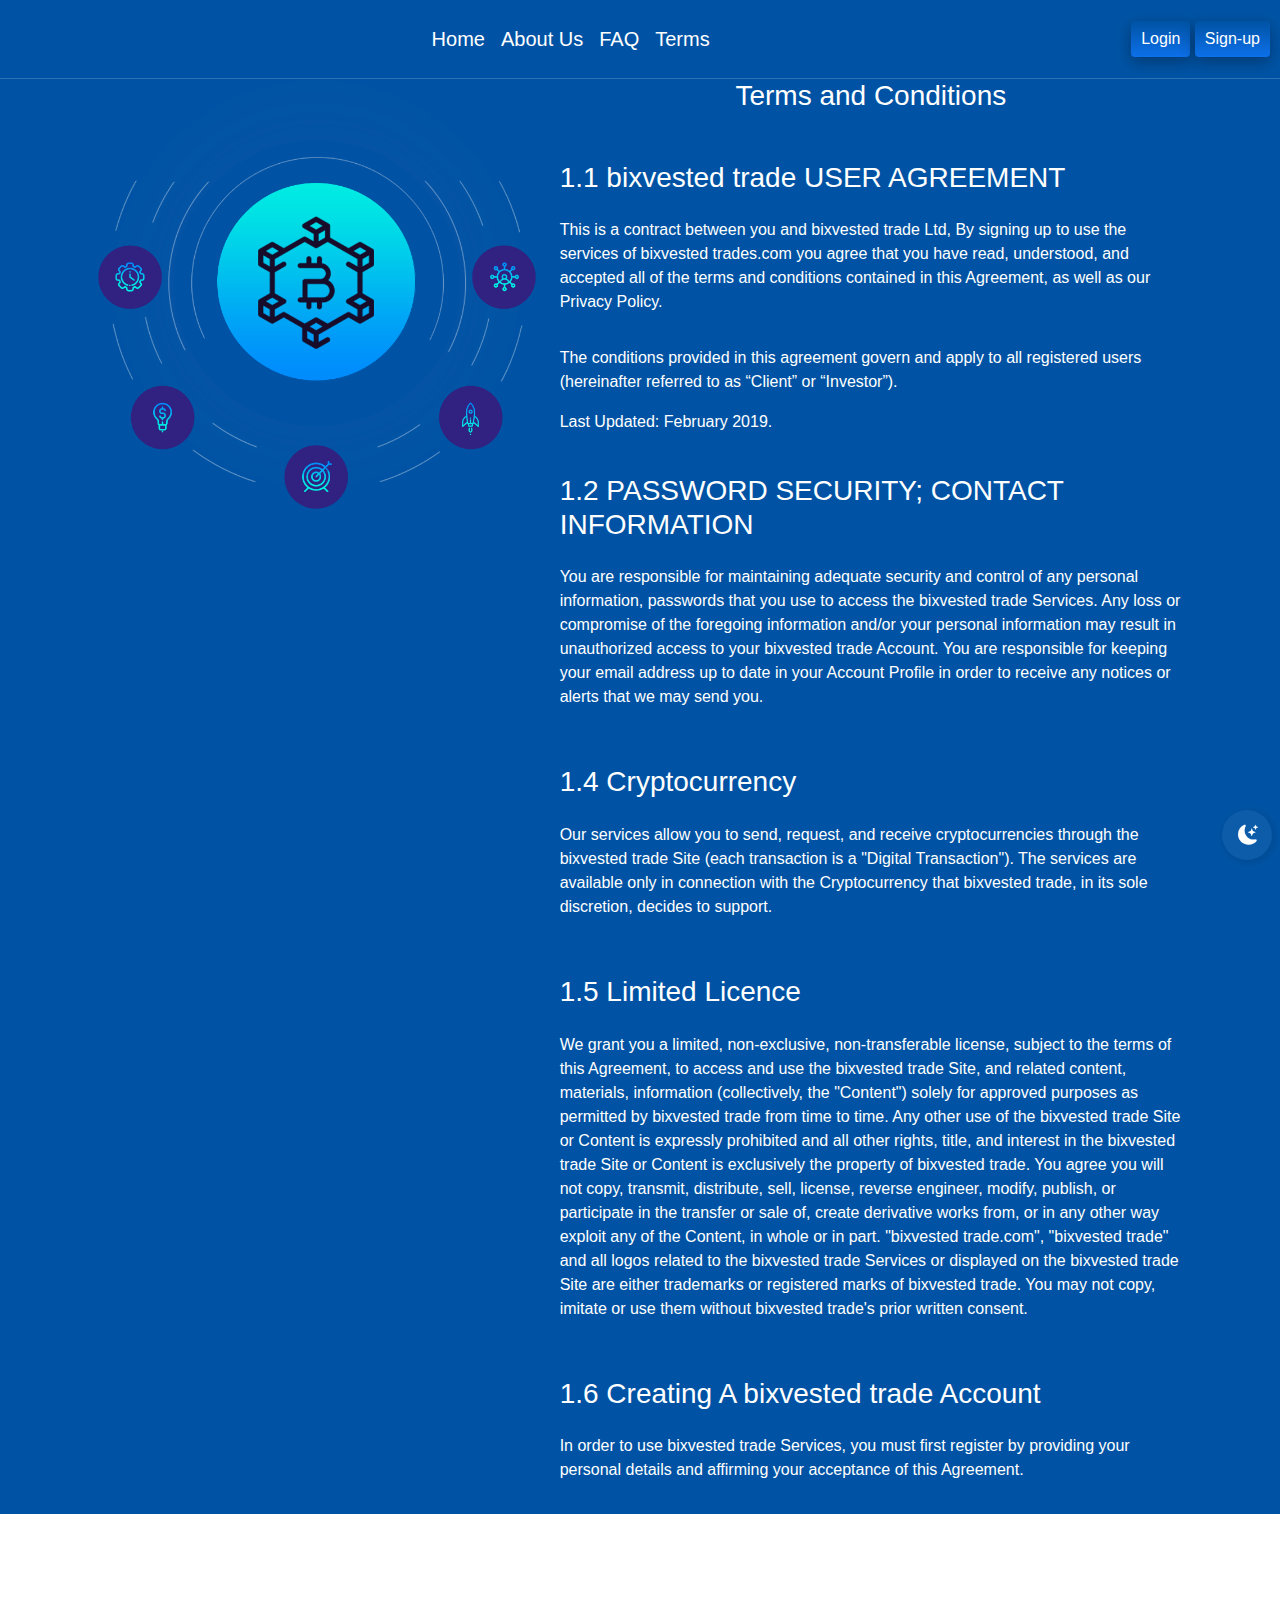
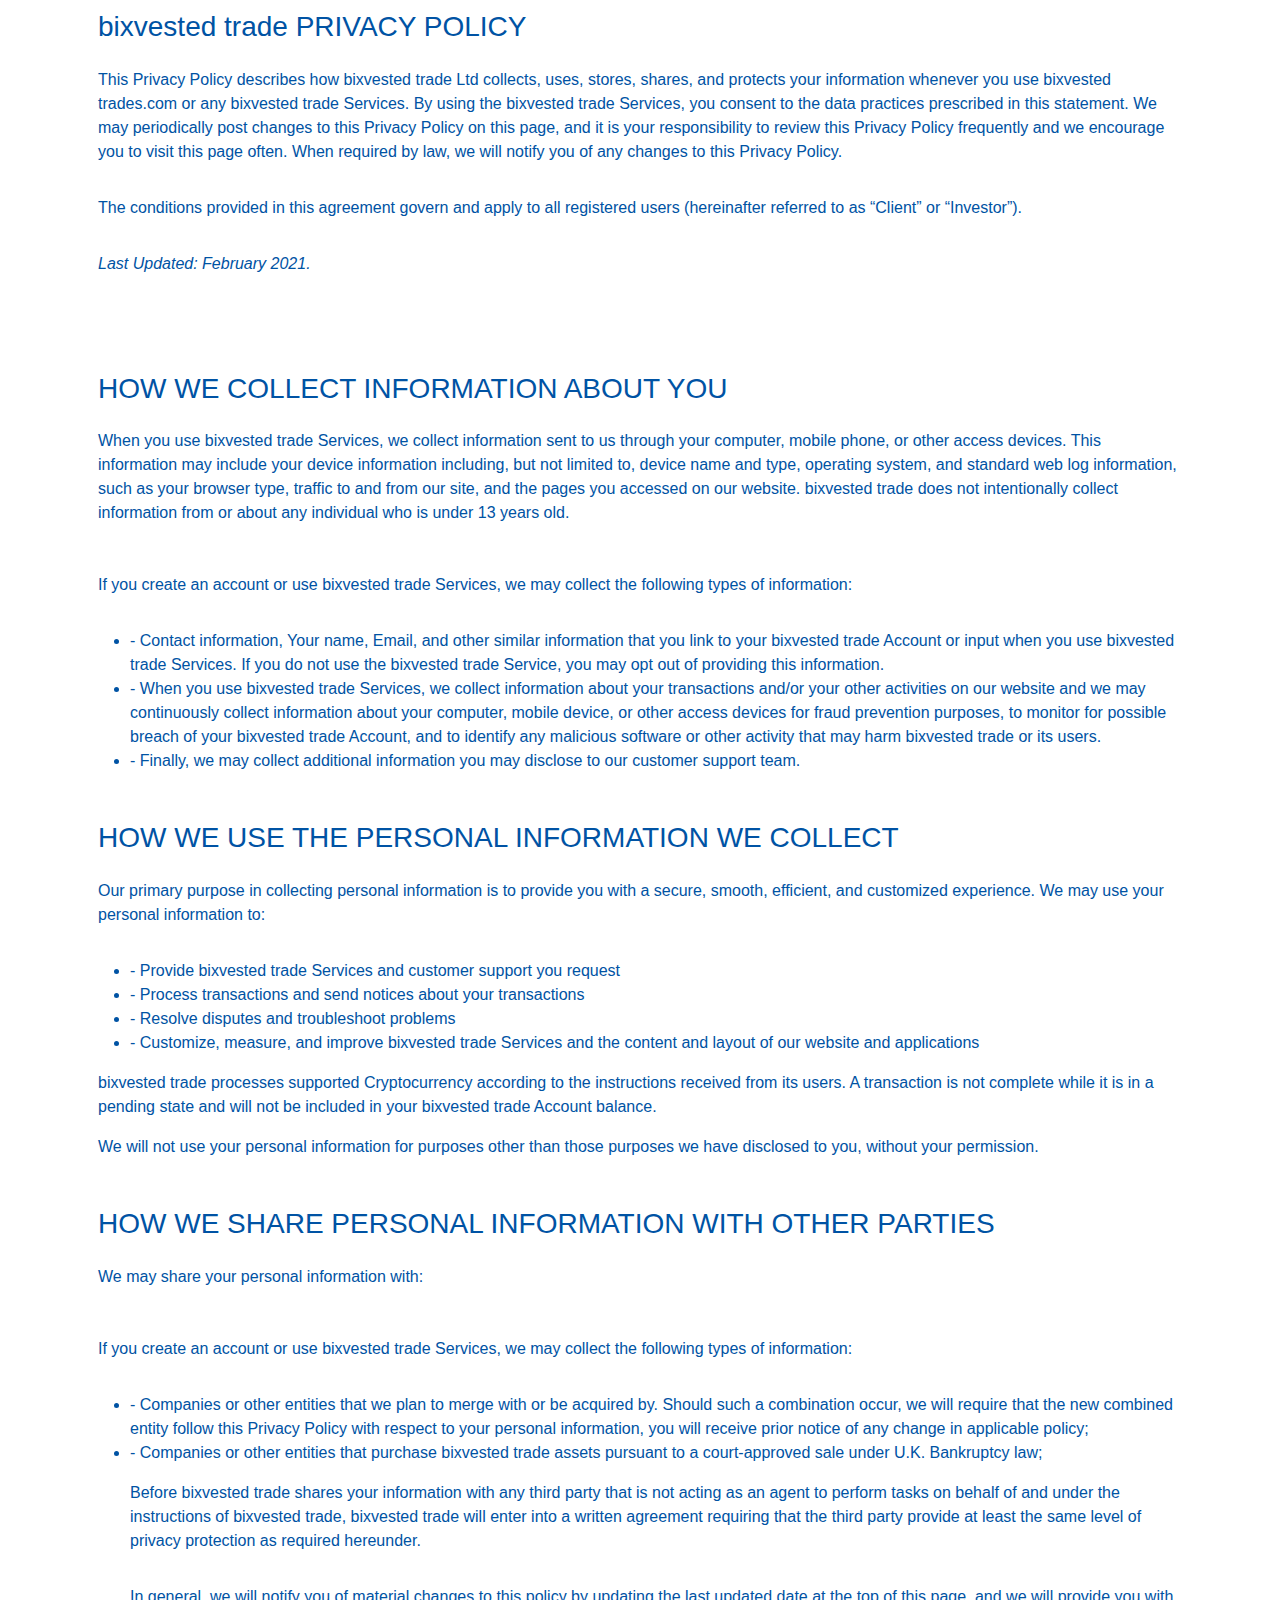
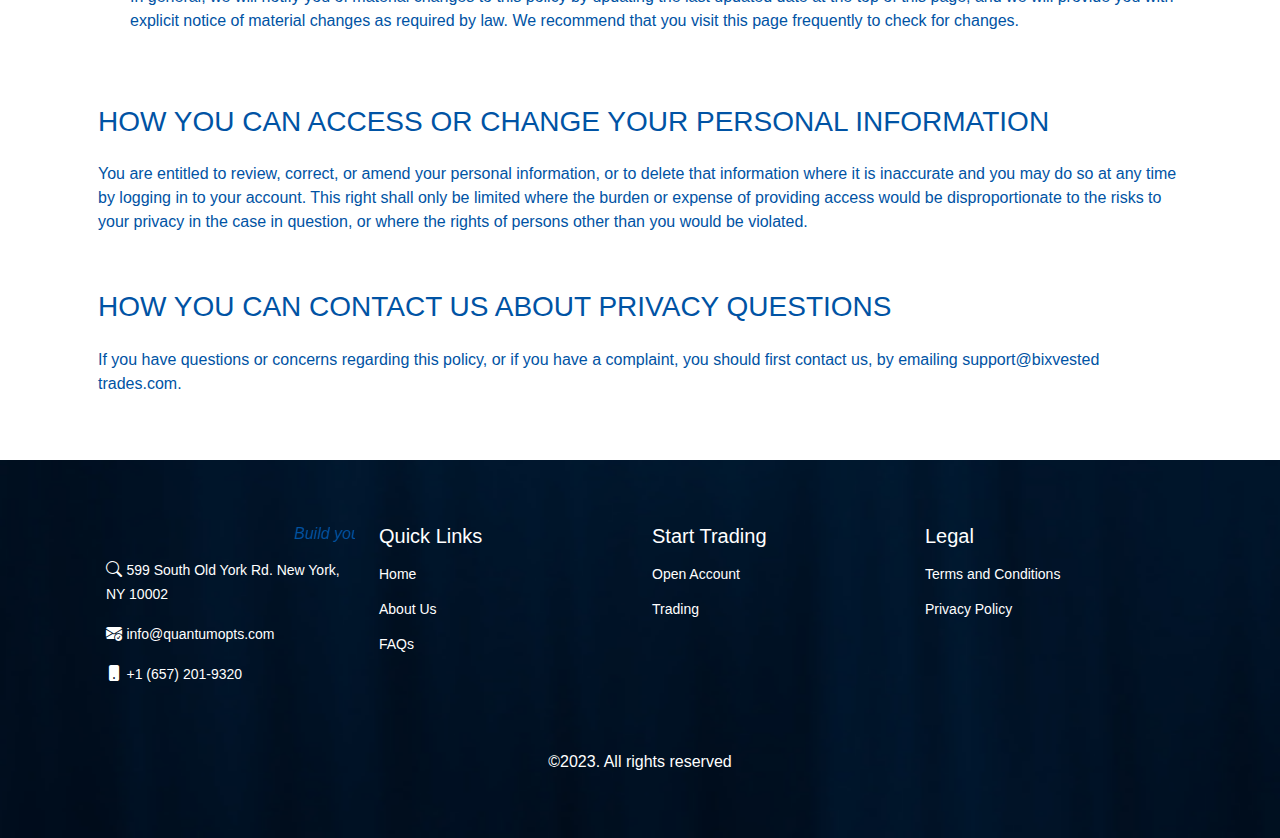
<file: terms.html>
<!DOCTYPE html>
<html lang="en">
<head>
    <meta charset="UTF-8">
    <meta http-equiv="X-UA-Compatible" content="IE=edge">
    <meta name="viewport" content="width=device-width, initial-scale=1.0">
    <link rel="shortcut icon" href="./assets/img/logo-small.png" type="image/x-icon">
    <link rel="stylesheet" href="./assets/plugins/bootstrap5/css/bootstrap.min.css">
    <link rel="stylesheet" href="./assets/css/terms.css">
    <link rel="stylesheet" href="./assets/css/faq.css">
    <link rel="stylesheet" href="./assets/css/about.css">
    <link rel="stylesheet" href="./assets/css/style.css">
    <link rel="stylesheet" href="./assets/css/responsiveness.css">
    <link rel="stylesheet" href="./assets/plugins/aos/aos.css">
    <link rel="stylesheet" href="./assets/plugins/bootstrap-icons/bootstrap-icons.css">
    <link rel="stylesheet" href="./assets/plugins/carousel/css/owl.carousel.min.css">
    <link rel="stylesheet" href="./assets/plugins/carousel/css/owl.theme.default.min.css">
    <title>Bix Vested Stocks | Terms</title>
</head>
<body> 
    <header>
        <nav class="navbar navbar-expand-lg navbag py-3 fixed-top border-bottom-light">
            <div class="container-fluid px-0">
              <button class="navbar-toggler custom-toggler collapsed" type="button" data-bs-toggle="collapse" data-bs-target="#navbarText" aria-controls="navbarText" aria-expanded="false" aria-label="Toggle navigation">
                <span class="navbar-toggler-icon"></span>
              </button>
              <div class="navbar-collapse collapse" id="navbarText">
                <ul class="navbar-nav me-auto mb-2 mb-lg-0 m-auto">
                  <li class="nav-item">
                    <a class="nav-link navlink" aria-current="page" href="./index.html">Home</a>
                  </li>
                  <li class="nav-item">
                    <a class="nav-link navlink" href="./Aboutus.html">About Us</a>
                  </li>
                  <li class="nav-item">
                    <a class="nav-link navlink" href="FAQ.html">FAQ</a>
                  </li>
                  <li class="nav-item">
                    <a class="nav-link navlink" href="terms.html">Terms</a>
                  </li>
                </ul>
                <div class="logs-area">
                    <a class="btn btn-primary general-btn" href="./login.html" role="button">Login</a>
                    <a class="btn btn-primary general-btn" href="./Register.html" role="button">Sign-up</a>
                </div>  
              </div>
            </div>
          </nav>
    </header>
    <div style="margin-top: 79px;"></div>

    <section class="terms-first-sec">
        <div class="container">
            <div class="row px-3">
                <div class="col-lg-5">
                    <div class="text-center">
                        <img src="assets/img/about1.png" class="img-fluid" alt="">
                    </div>
                </div>
                <div class="col-lg-7  text-white">
                    <h3 class="text-center pb-3 fnt">Terms and Conditions</h3>
                    <h3 class="pt-4 fnt">1.1 bixvested trade USER AGREEMENT</h3>
                    <p class="py-3 fnt">This is a contract between you and bixvested trade Ltd, By signing up to use the services of bixvested trades.com you agree that you have read, understood, and accepted all of the terms and conditions contained in this Agreement, as well as our Privacy Policy.

                    </p><p class="fnt"> The conditions provided in this agreement govern and apply to all registered users (hereinafter referred to as “Client” or “Investor”).</p>
                        
                      <p class="fnt">  Last Updated: February 2019.</p>

                      <h3 class="pt-4 fnt">1.2 PASSWORD SECURITY; CONTACT INFORMATION</h3>
                      <p class="py-3 fnt">You are responsible for maintaining adequate security and control of any personal information, passwords that you use to access the bixvested trade Services. Any loss or compromise of the foregoing information and/or your personal information may result in unauthorized access to your bixvested trade Account. You are responsible for keeping your email address up to date in your Account Profile in order to receive any notices or alerts that we may send you.</p>

                      <h3 class="pt-4 fnt">1.4 Cryptocurrency</h3>
                      <p class="py-3 fnt">
                        
                        Our services allow you to send, request, and receive cryptocurrencies through the bixvested trade Site (each transaction is a "Digital Transaction"). The services are available only in connection with the Cryptocurrency that bixvested trade, in its sole discretion, decides to support.</p>

                      <h3 class="pt-4 fnt">1.5 Limited Licence</h3>
                      <p class="py-3 fnt">We grant you a limited, non-exclusive, non-transferable license, subject to the terms of this Agreement, to access and use the bixvested trade Site, and related content, materials, information (collectively, the "Content") solely for approved purposes as permitted by bixvested trade from time to time. Any other use of the bixvested trade Site or Content is expressly prohibited and all other rights, title, and interest in the bixvested trade Site or Content is exclusively the property of bixvested trade. You agree you will not copy, transmit, distribute, sell, license, reverse engineer, modify, publish, or participate in the transfer or sale of, create derivative works from, or in any other way exploit any of the Content, in whole or in part. "bixvested trade.com", "bixvested trade" and all logos related to the bixvested trade Services or displayed on the bixvested trade Site are either trademarks or registered marks of bixvested trade. You may not copy, imitate or use them without bixvested trade's prior written consent.</p>

                      <h3 class="pt-4 fnt">1.6 Creating A bixvested trade Account</h3>
                      <p class="py-3 fnt">In order to use bixvested trade Services, you must first register by providing your personal details and affirming your acceptance of this Agreement.</p>
  
                </div>
            </div>
        </div>
    </section>

    <section class="py-5 terms-sec-2">
        <br>
        <div class="container">
            <div class="row px-3">
                <div class="col-lg-12">
                    <h3 class="base--color3 pt-4">bixvested trade PRIVACY POLICY</h3>
                    <p class="py-3 privy">This Privacy Policy describes how bixvested trade Ltd collects, uses, stores, shares, and protects your information whenever you use bixvested trades.com or any bixvested trade Services. By using the bixvested trade Services, you consent to the data practices prescribed in this statement. We may periodically post changes to this Privacy Policy on this page, and it is your responsibility to review this Privacy Policy frequently and we encourage you to visit this page often. When required by law, we will notify you of any changes to this Privacy Policy.</p>

                    <p class="privy">The conditions provided in this agreement govern and apply to all registered users (hereinafter referred to as “Client” or “Investor”).
                    </p>

                    <p class="py-3 privy updated"><i>Last Updated: February 2021.</i></p>
                </div>
            </div>
        </div>
    </section>
    <section class="py-3 terms-sec-2">
        <div class="container">
            <div class="row px-3">
                <div class="col-lg-12">
                    <h3 class="base--color3">HOW WE COLLECT INFORMATION ABOUT YOU
                    </h3>
                    <p class="py-3 privy">When you use bixvested trade Services, we collect information sent to us through your computer, mobile phone, or other access devices. This information may include your device information including, but not limited to, device name and type, operating system, and standard web log information, such as your browser type, traffic to and from our site, and the pages you accessed on our website. bixvested trade does not intentionally collect information from or about any individual who is under 13 years old.</p>
   
                    <p class="py-3 privy">If you create an account or use bixvested trade Services, we may collect the following types of information:
                    </p>
   
                    <p>
                        </p><ul>
                            <li>- Contact information, Your name, Email, and other similar information that you link to your bixvested trade Account or input when you use bixvested trade Services. If you do not use the bixvested trade Service, you may opt out of providing this information.</li>
                            <li>
                                 - When you use bixvested trade Services, we collect information about your transactions and/or your other activities on our website and we may continuously collect information about your computer, mobile device, or other access devices for fraud prevention purposes, to monitor for possible breach of your bixvested trade Account, and to identify any malicious software or other activity that may harm bixvested trade or its users.
                            </li>
                            <li>
                                - Finally, we may collect additional information you may disclose to our customer support team.
                           </li>
                        </ul>
                    <p></p>
                </div>
            </div>
        </div>
    </section>
    <section class="py-3 terms-sec-2">
        <div class="container">
            <div class="row px-3">
                <div class="col-lg-12">
                    <h3 class="base--color3">HOW WE USE THE PERSONAL INFORMATION WE COLLECT</h3>
                    <p class="py-3 privy">Our primary purpose in collecting personal information is to provide you with a secure, smooth, efficient, and customized experience. We may use your personal information to:</p>
   
                    <p>
                        </p><ul>
                            <li> - Provide bixvested trade Services and customer support you request</li>
                            <li> -  Process transactions and send notices about your transactions</li>
                            <li> - Resolve disputes and troubleshoot problems</li>
                            <li> - Customize, measure, and improve bixvested trade Services and the content and layout of our website and applications</li>
                        </ul>
                    <p></p>
   
                    <p class="fnt">bixvested trade processes supported Cryptocurrency according to the instructions received from its users. A transaction is not complete while it is in a pending state and will not be included in your bixvested trade Account balance.
   
                    </p>
   
                    <p class="fnt">We will not use your personal information for purposes other than those purposes we have disclosed to you, without your permission.
   
                    </p>
   
                </div>
            </div>
        </div>
    </section>
    <section class="py-3 terms-sec-2">
        <div class="container">
            <div class="row px-3">
                <div class="col-lg-12">
                    <h3 class="base--color3">HOW WE SHARE PERSONAL INFORMATION WITH OTHER PARTIES
   
                    </h3>
                    <p class="py-3 privy">We may share your personal information with:
   
                    </p>
   
                    <p class="py-3 privy">If you create an account or use bixvested trade Services, we may collect the following types of information:
                    </p>
   
                    <p>
                        </p><ul>
                            <li>- Companies or other entities that we plan to merge with or be acquired by. Should such a combination occur, we will require that the new combined entity follow this Privacy Policy with respect to your personal information, you will receive prior notice of any change in applicable policy;
   
                            </li>
                            <li>
                                - Companies or other entities that purchase bixvested trade assets pursuant to a court-approved sale under U.K. Bankruptcy law;
   
   
                            </li>
                           <p class="pt-3 fnt">Before bixvested trade shares your information with any third party that is not acting as an agent to perform tasks on behalf of and under the instructions of bixvested trade, bixvested trade will enter into a written agreement requiring that the third party provide at least the same level of privacy protection as required hereunder.
   
                        </p>
                        <p class="pt-3 fnt">In general, we will notify you of material changes to this policy by updating the last updated date at the top of this page, and we will provide you with explicit notice of material changes as required by law. We recommend that you visit this page frequently to check for changes.
   
                        </p>
                        </ul>
                    <p></p>
                </div>
            </div>
        </div>
    </section>
    <section class="py-4 terms-sec-2">
        <div class="container">
            <div class="row px-3">
                <div class="col-lg-12">
                    <h3 class="base--color3 py-3 privy">HOW YOU CAN ACCESS OR CHANGE YOUR PERSONAL INFORMATION
                    </h3>
                    <p class="privy">You are entitled to review, correct, or amend your personal information, or to delete that information where it is inaccurate and you may do so at any time by logging in to your account. This right shall only be limited where the burden or expense of providing access would be disproportionate to the risks to your privacy in the case in question, or where the rights of persons other than you would be violated.
   
                    </p>
                </div>
            </div>
        </div>
    </section>
    <section class="pb-5 terms-sec-2">
        <div class="container">
            <div class="row px-3">
                <div class="col-lg-12">
                    <h3 class="base--color3 py-3 privy">HOW YOU CAN CONTACT US ABOUT PRIVACY QUESTIONS
                    </h3>
                    <p class="privy">If you have questions or concerns regarding this policy, or if you have a complaint, you should first contact us, by emailing support@bixvested trades.com.
                    </p>
                </div>
            </div>
        </div>
    </section>
      <footer class="py-5 footer-sec" style="background-image: url('assets/img/bg3.jpg');background-repeat:no-repeat;background-size:100% 100%;">
        <div class="container">
            <div class="row px-4">
                <div class="col-lg-3">
                    <div>
                        <marquee behavior="" direction=""><h6 class="mt-3"> <i> Build your future with us today....</i></h6></marquee>
                        <p>
                            <span class="basic-text">
                                <span class="bi-search"></span>
                            </span>
                            <span class="mt-4 footer-text">599 South Old York Rd. New York, NY 10002</span>
                        </p>
                        <p> 
                            <span class="basic-text">
                                <span class="bi-envelope-check-fill"></span>
                            </span>
                            <span class="mt-4 footer-text">info@quantumopts.com</span>
                        </p>
                        <p>
                            <span class="basic-text">
                                <span class="bi-phone-fill"></span>
                            </span>
                            <span class="mt-4 footer-text">+1&nbsp;(657)&nbsp;201‑9320</span>
                        </p>
                    </div>
                </div>
                <div class="col-lg-3 pl-lg-5 col-6">
                    <div class="ml-lg-5 mt-3">
                    <h5 class="foot-title">Quick Links</h5>
                    <h6 class="mt-3"><a href="index.php" class="footer-text">Home</a></h6>
                    <h6 class="mt-3"><a href="aboutus.html" class=" footer-text">About Us</a></h6>
                    <h6 class="mt-3"><a href="FAQ.html" class="footer-text">FAQs</a></h6>
                </div>
                
                </div>
                <div class="col-lg-3 pl-lg-5 col-6">
                    <div class="ml-lg-5 mt-3">
                        <h5 class="foot-title">Start Trading</h5>
                        <h6 class="mt-3 "><a href="register.php" class="footer-text">Open Account</a></h6>
                        <h6 class="mt-3 "><a href="login.php" class="footer-text">Trading</a></h6>
                    </div>
                </div>
                <div class="col-lg-3 pl-lg-5 col-12">
                    <div class="ml-lg-5 mt-3">
                        <h5 class="foot-title">Legal</h5>
                        <h6 class="mt-3 "><a href="terms.html" class="footer-text">Terms and Conditions</a></h6>
                        <h6 class="mt-3 "><a href="terms.html" class="footer-text">Privacy Policy</a></h6>
                    </div>
                </div>
            </div>
            <div class="row">
                <div class="col-lg-12">
                    <p class="text-center mt-5 text-white fnt">©2023. All rights reserved</p>
                </div>
            </div>
        </div>
    </footer>
      <div class="darkmode-btn">
        <button id="dark-mode-toggle" class="button" onclick="toggleDarkMode()">
            <span class="bell">
                <span class="bi-moon-stars-fill path"></span>
            </span>
         </button>
      </div>
<script src="./assets/plugins/carousel/js/jquery.2.3.1.min.js"></script>
<script src="./assets/js/index.js"></script>
<script src="./assets/plugins/bootstrap5/js/bootstrap.bundle.min.js"></script>
<script src="./assets/plugins/aos/aos.js"></script>
<script src="./assets/plugins/carousel/js/app.js"></script>
<script src="./assets/plugins/carousel/js/owl.carousel.min.js"></script>
<script>
    AOS.init();
</script>
</body>
</html>
</file>
<file: assets/css/about.css>
:root{
    --m-blue: #0053a4;
    --white:#fff;
    --dark-mode:#0e1725;
    --font-family:'Times New Roman', Times, serif;
  --fnt: -apple-system, BlinkMacSystemFont, 'Segoe UI', Roboto, Oxygen, Ubuntu, Cantarell, 'Open Sans', 'Helvetica Neue', sans-serif !important;
    --testicon: #0E1725;
}
body{
    font-family: var(--font-family) !important;
}
.about-sec{
    background-color: var(--m-blue);
}
.fnt{
    font-family: var(--fnt);
}
.about-content{
    text-align: justify;
    font-weight: 500;
}
</file>
<file: assets/css/style.css>
:root{
    --m-blue: #0053a4;
    --white:#fff;
    --dark-mode:#0e1725;
    --font-family:'Times New Roman', Times, serif;
  --fnt: -apple-system, BlinkMacSystemFont, 'Segoe UI', Roboto, Oxygen, Ubuntu, Cantarell, 'Open Sans', 'Helvetica Neue', sans-serif !important;
    --testicon: #0E1725;
}
body{
    font-family: var(--fnt) !important;
    color: var(--m-blue);
}
body.dark-mode {
    background-color: var(--dark-mode);
    color: #fff;
  }
.darkmode-btn{
        position: fixed;
        right: 8px;
        top: 90%;
        z-index: 3;
        color: var(--white);
}
.button {
    width: 50px;
    height: 50px;
    position: relative;
    display: flex;
    align-items: center;
    justify-content: center;
    background-color: rgb(13,92,169);
    color: var(--white);
    border-radius: 50%;
    cursor: pointer;
    transition-duration: .3s;
    box-shadow: 2px 2px 10px rgba(0, 0, 0, 0.13);
    border: none;
    font-size: 20px;
  }
  
  .bell {
    width: 18px;
  }
  
  .bell .path {
    fill: white;
  }
  
  .button:hover {
    background-color: var(--white);
    color: rgb(13,92,169);
  }
  
  .button:hover .bell {
    animation: bellRing 0.9s both;
  }
  
  /* bell ringing animation keyframes*/
  @keyframes bellRing {
    0%,
    100% {
      transform-origin: top;
    }
  
    15% {
      transform: rotateZ(10deg);
    }
  
    30% {
      transform: rotateZ(-10deg);
    }
  
    45% {
      transform: rotateZ(5deg);
    }
  
    60% {
      transform: rotateZ(-5deg);
    }
  
    75% {
      transform: rotateZ(2deg);
    }
  }
  
  .button:active {
    transform: scale(0.8);
  }
/* navbar start */
.dark-mode .navbar{
background-color: var(--dark-mode   );
}
.navbar{
    background-color: var(--m-blue);
    font-family: var(--fnt);
    padding: 18px 10px;
}
.border-bottom-light {
    border-bottom: 1px solid rgba(255, 255, 255, 0.183);
}
.nav-item .nav-link{
    color: var(--white) !important;
    font-size: 20px;
}
.general-btn{
    background-image: linear-gradient(rgb(0,83,164), #0d70ea);
    border: 0;
    border-radius: 4px;
    box-shadow: rgba(0, 0, 0, .3) 0 5px 15px;
    box-sizing: border-box;
    color: var(--white);
    cursor: pointer;
    padding: 6px 10px;
    text-align: center;
    user-select: none;
    -webkit-user-select: none;
    touch-action: manipulation;
    text-decoration: none;
    font-family: var(--font-family) ;

}
.general-btn:hover{
    background-image: linear-gradient(rgb(0,83,164), #629ee8);
    border: 0;
    border-radius: 4px;
    box-shadow: rgba(0, 0, 0, .3) 0 5px 15px;
    box-sizing: border-box;
    color: var(--white);
    cursor: pointer;
    padding: 6px 10px;
    text-align: center;
    user-select: none;
    -webkit-user-select: none;
    touch-action: manipulation;
    text-decoration: none;
}
.logs-area a{
  font-family: var(--fnt) !important;
}
.basic-text{
    font-family: -apple-system, BlinkMacSystemFont, 'Segoe UI', Roboto, Oxygen, Ubuntu, Cantarell, 'Open Sans', 'Helvetica Neue', sans-serif;
    font-weight: 700;
    color: white;
}
.navbar-toggler {
  padding: 0px;
  font-size: 2rem;
  color: var(--white);
}
.navbar-toggler-icon{
  width: unset;
  height: unset;
}
/* section 1 */
.section-1{
    background-image: url(../img/bg2.jpg);
    background-size: 100% 100%;
    background-repeat: no-repeat;
    align-items: center;
}
.section-1 .section-text h2 span{
    font-weight: 900;
    color: var(--white);
    font-size: 42px;
}
.section-1 .section-text p{
    font-size: 25px;
    font-weight: 700;
}
.sec-1-secondary-title{
    color: var(--white);
    font-size: 20px;
    font-weight: 700;
}
.sec-1-title-p{
    color: var(--white) !important;
    font-size: 18 px;
}
/* section 2 */
.section-2-left{
    font-family: var(--fnt);
}
.section-2-left h2{
    font-weight: 600;
    text-transform: uppercase;
}
.section-2-left p{
    font-size: 1.1em;
    line-height: 1.68;
}
/* section 3*/
.sec-3{
    background-image: url(../img/header-overlay.png) !important;
    background-size: 100% !important;
    margin: 100px 0px 0px 0px;
    position: relative !important;
    background: rgb(0,83,164)
}
.sec-3-left-text{
    margin-top: 60px;
    font-weight: 900;
    font-size: 25px !important;
    line-height: 30px;
    color: var(--white);
    text-transform: capitalize;
}
.card-title{
    font-weight: 800;
    font-size: 24px;
    line-height: 36px;
    color: var(--white);
}
.card-body::before {
    content: "";
    font-weight: 600;
    margin-right: 5px;
}
.main-card {
    position: absolute;
    bottom: 0%;
    background-color: transparent !important;
}
.main-card-text{
    font-family: var(--fnt);
    font-size: 16px;
}
/* section 4 */
.sec-4{
    background-image: url('../img/header-overlay.png');
    background-repeat:no-repeat;
    background-size: 100% !important;
}
.sec-4-left-text{
    font-size: 30px;
    font-weight: 900;
    font-family: var(--fnt);
}
.sec4R {
    font-weight: 600;
    font-size: 20px;
    letter-spacing: -0.5px;
    color: rgb(0,83,164);
    width: 46px;
    height: 46px;
    left: -5px;
    top: -15px;
    background: var(--white);
    text-align: center;
    border-radius: 50px;
    position: absolute;
}
.sec4R1 {
    background: rgb(0,83,164);
    border-radius: 10px;
}
.sec4R2 {
    font-weight: 800;
    font-size: 16px;
    line-height: 24px;
    color: var(--white);
    font-family: var(--fnt);
}
.sec4R3 {
    font-weight: 400;
    font-size: 14px;
    line-height: 21px;
    display: flex;
    align-items: center;
    letter-spacing: 0.5px;
    color: var(--white);
}
/* section 5 */
.sec-5{
    background-image: url('../img/header-overlay.png');
    background-size: 100%;
    background-color: rgb(0,83,164);
}
.fontS {
    font-family: var(--fnt);
    color: var(--white);
}
.sec4icon{
    color: var(--white);
    font-size: 18px;
}
.lineD {
    border-top: solid red;
    width: 40px;
    margin-left: 13px;
}
.lineB {
    border-top: solid green;
    width: 40px;
    margin-left: 13px;
}
.lineC {
    border-top: solid yellow;
    width: 40px;
    margin-left: 13px;
}
.lineE {
    border-top: solid violet;
    width: 40px;
    margin-left: 13px;
}
.lineF {
    border-top: solid blue;
    width: 40px;
    margin-left: 13px;
}
/* section 6 */
.sec-6{
    background-image: url('../img/header-overlay.png');
    background-size: 100%;
}

.testimonial-card {
    background-color: rgb(0,83,164);
    color: white;
    border-radius: 5px;
    -webkit-border-radius: 5px;
    -moz-border-radius: 5px;
    -ms-border-radius: 5px;
    -o-border-radius: 5px;
}
  
  .testimonial-card__content {
    padding: 30px 30px 30px 30px;
    border-bottom: 1px solid white;
    align-items: start;
    display: flex;
  }
  
  .testimonial-card__client {
    padding: 0 30px 20px 30px;
    margin-top: -38px;
  }
  
  .testimonial-card__client .thumb {
    width: 75px;
    height: 75px;
    overflow: hidden;
    border: 3px solid white;
    border-radius: 50%;
    -webkit-border-radius: 50%;
    -moz-border-radius: 50%;
    -ms-border-radius: 50%;
    -o-border-radius: 50%;
    margin-left: auto;
  }
  
  .testimonial-card__client .thumb img {
    width: inherit;
    height: inherit;
    object-fit: cover;
    -o-object-fit: cover;
    object-position: center;
    -o-object-position: center;
  }
  
  .testimonial-card__client .content h6{
    font-family: "Josefin Sans", sans-serif;
    color: #ffffff;
    font-weight: 600;
    margin: 0;
    line-height: 1.3
  }
  .testimonial-card__client .content{
    margin-right: 60%;
  }
  .testimonial-card__client .name {
    font-size: 16px;
  }
  
  .testimonial-card__client .designation {
    font-size: 14px;
  }
  .dark-mode .owl-theme .owl-dots .owl-dot span{
    background-color: var(--white) !important;
  }
  .dark-mode .owl-theme .owl-dots .owl-dot.active span,
  .owl-theme .owl-dots .owl-dot:hover span {
    background-color: var(--m-blue) !important;
  }
  /* section 7 */
  .sec-7{
    background-color: rgb(0,83,164);
    background-image: url(../img/header-overlay.png);
    background-size: 100% !important;
  }
  /* footer */
  .footer-sec{
    background-image: url('../img/bg3.jpg');
    background-repeat:no-repeat;
    background-size:100%;
  }
  .foot-title {
    font-family: var(--fnt);
    color: white;
}
.footer-text {
    font-family: -apple-system, BlinkMacSystemFont, 'Segoe UI', Roboto, Oxygen, Ubuntu, Cantarell, 'Open Sans', 'Helvetica Neue', sans-serif;
    text-decoration: none;
    color: white;
    font-weight: 100 !important;
    font-size: 14px;
}
</file>
<file: assets/css/responsiveness.css>
@media only screen and (max-width: 768px){
.main-card {
    display: none;
}
.main-card-2{
    display: block;
}
}
@media only screen and (min-width: 769px){
.main-card {
    display: none;
}
.main-card-2{
    margin-top: 30px;
}
}
@media only screen and (min-width: 992px){
.main-card {
    display: block;
}
.main-card-2{
    display: none;
}
}
</file>
<file: assets/css/faq.css>
:root{
    --m-blue: #0053a4;
    --white:#fff;
    --dark-mode:#0e1725;
    --font-family:'Times New Roman', Times, serif;
  --fnt: -apple-system, BlinkMacSystemFont, 'Segoe UI', Roboto, Oxygen, Ubuntu, Cantarell, 'Open Sans', 'Helvetica Neue', sans-serif !important;
    --testicon: #0E1725;
    --accord:rgb(10,40,71);
}
.faq-sec{
    background-color: var(--m-blue);
}
.nav-item a{
    font-family: var(--fnt) !important;
}
.nav-item a:hover{
    text-decoration: none;
}
.general-btn{
    font-family: var(--fnt) !important;
}
.dark-mode .faq-sec{
    background-color: var(--dark-mode);
}
.tab_s2 .tab-link {
    border-radius: 0;
    margin-bottom: 2px;
    padding: 10px 20px;
    text-decoration: none;
    font-family: var(--fnt);
    font-weight: 500;
}
.tab-link.active, .tab-link.active:hover, .tab-link:hover {
    background-color: rgba(10, 102, 214, 0.587);
    color: #fff;
}
a:hover {
    color: #0056b3;
    text-decoration: underline;
}
.tab-link {
    background-color: rgb(10,103,214);
    border-radius: 5px;
    color: #fff;
}
.tab-link {
    display: block;
    padding: 8px 16px;
    text-transform: capitalize;
}
.tab-content>.tab-pane {
    display: none;
}

.fade {
    opacity: 0;
    transition: opacity .15s linear;
}
.faq_content5 .card {
    background-color: transparent;
    border: 0;
    border-radius: 0;
    margin-bottom: 20px;
}
.card {
    position: relative;
    display: -webkit-box;
    display: -ms-flexbox;
    display: flex;
    -webkit-box-orient: vertical;
    -webkit-box-direction: normal;
    -ms-flex-direction: column;
    flex-direction: column;
    min-width: 0;
    word-wrap: break-word;
    background-color: #fff;
    background-clip: border-box;
    border: 1px solid rgba(0,0,0,.125);
    border-radius: 0.25rem;
}
.faq_content .card-header, .faq_content5 .card-header {
    background-color: rgba(0, 0, 0, 0);
    border: 0 none;
    padding: 0;
    z-index: 2;
}

.card-header:first-child {
    border-radius: calc(0.25rem - 1px) calc(0.25rem - 1px) 0 0;
}
.card-header {
    padding: 0.75rem 1.25rem;
    margin-bottom: 0;
    background-color: rgba(0,0,0,.03);
    border-bottom: 1px solid rgba(0,0,0,.125);
}
.faq_content5 .card-header a {
    background-color: rgb(10,103,214);
    border-color: #fff;
    color: #fff;
    display: block;
    padding: 15px 40px 15px 15px;
    position: relative;
}
.faq_content5 .card-header ins {
    background-color: rgb(10,40,71);
    top: 100%;
    height: 10px;
    position: absolute;
    left: 10px;
    right: 10px;
}
.accordion-item{
    background-color: transparent;
    border: 0;
    border-radius: 0;
    margin-bottom: 20px;
    font-family: var(--fnt);
}
.accordion-header{
    background-color: rgba(0, 0, 0, 0);
    border: 0 none;
    padding: 0;
    z-index: 2;
    font-weight: 500;
}
.Q{
    font-weight: 700;
    font-size: 1.1rem;
}
.question-title{
    font-weight: 500;
}
.accordion-body{
    font-weight: 600;
}
.accordion-button{
    background-color: rgb(10,103,214);
    border-color: #fff;
    color: #fff;
    display: block;
    padding: 15px 40px 15px 15px;
    position: relative;
}
.accordion-button:not(.collapsed){
    background-color: rgb(10,103,214);
    color: var(--white);
}
.accordion-button:focus {
    background-color: rgb(10,103,214);
    border-color: #fff;
    color: #fff;
    display: block;
    padding: 15px 40px 15px 15px;
}
.accordion-button a:before {
    content: "Q.";
    font-weight: 600;
    margin-right: 5px;
}
.accordion-button span::before{
    content: "";
    position: absolute;
    right: 0;
    top: 100%;
    border-style: solid;
    border-width: 10px 10px 0 0;
    border-color: rgb(28,52,76) transparent transparent transparent;
}
.accordion-button span::after{
    content: "";
    position: absolute;
    left: 0;
    top: 100%;
    border-style: solid;
    border-width: 0 10px 10px 0;
    border-color: transparent rgb(10,40,71) transparent transparent;
}
.accordion-button ins{
    background-color: rgb(10,40,71);
    top: 100%;
    height: 10px;
    position: absolute;
    left: 10px;
    right: 10px;
}
.accordion-body{
    background-color: rgb(10,40,71);
    color: #fff;
    padding: 10px 20px;
    margin: 0 10px;
}
.accordion-button:not(.collapsed)::after {
    transform: rotate(-180deg);
    background-image: url(../img/down-accord.svg);
}
.accordion-button::after {
    flex-shrink: 0;
    width: 1.25rem;
    height: 1.25rem;
    margin-left: auto;
    content: "";
    background-image: url(../img/down-accord.svg);
    background-repeat: no-repeat;
    background-size: 1.25rem;
    transition: transform .2s ease-in-out;
}
</file>
<file: assets/css/login.css>
:root{
    --m-blue: #0053a4;
    --white:#fff;
    --dark-mode:#0e1725;
    --font-family:'Times New Roman', Times, serif;
  --fnt: -apple-system, BlinkMacSystemFont, 'Segoe UI', Roboto, Oxygen, Ubuntu, Cantarell, 'Open Sans', 'Helvetica Neue', sans-serif !important;
    --testicon: #0E1725;
}
body{
    font-family: var(--font-family) !important;
        background-color: var(--m-blue);
    background-image: url('../img/header-overlay.png');
     background-size: 100%;
}
.login-sec{
    background-color: transparent !important;
}
.dark-mode .login-sec{
    background-color: var(--dark-mode);
    color: var(--white);
}
.login-sec .container{
    margin-top: 120px;
}
.form-control {
    display: block;
    width: 100%;
    padding: 0.375rem 0.75rem;
    font-size: 1rem;
    font-weight: 400;
    line-height: 1.5;
    color: #2129;
    background-color: #fff;
    background-clip: padding-box;
    border: 1px solid #ced4da;
    -webkit-appearance: none;
    -moz-appearance: none;
    appearance: none;
    border-radius: 0.375rem;
    transition: border-color .15s ease-in-out,box-shadow .15s ease-in-out;
}
.form-control:focus {
    color: #212529;
    background-color: #fff;
    border-color: #86b7fe;
    outline: 0;
    box-shadow: 0 0 0 0.25rem rgba(13,110,253,.25);
}
.base--color2 {
    text-decoration: none;
    color: white;
}
.base--color2:hover {
    color: orange;
    text-decoration: none;
}
.password-eye{
    position: absolute; 
    top:40px;
    right: 10px;
}
.icon2 {
    color: rgb(0,83,164);
}
</file>
<file: assets/css/terms.css>
:root{
    --m-blue: #0053a4;
    --white:#fff;
    --dark-mode:#0e1725;
    --font-family:'Times New Roman', Times, serif;
  --fnt: -apple-system, BlinkMacSystemFont, 'Segoe UI', Roboto, Oxygen, Ubuntu, Cantarell, 'Open Sans', 'Helvetica Neue', sans-serif !important;
    --testicon: #0E1725;
    --txtblue: rgb(0,83,164);
}
body{
background-color: var(--m-blue);
}
.terms-sec-2{
  background-color: var(--white);
  font-family: var(--fnt);
  font-weight: 400;
}
.dark-mode .terms-sec-2{
  background-color: var(--dark-mode);
  color: var(--white);
}
.dark-mode .base--color3{
  color: var(--white);
}
.base--color3 {
  color: var(--txtblue);
  font-family: -apple-system, BlinkMacSystemFont, 'Segoe UI', Roboto, Oxygen, Ubuntu, Cantarell, 'Open Sans', 'Helvetica Neue', sans-serif !important;
}
.updated{
  font-weight: 500;
}
</file>
